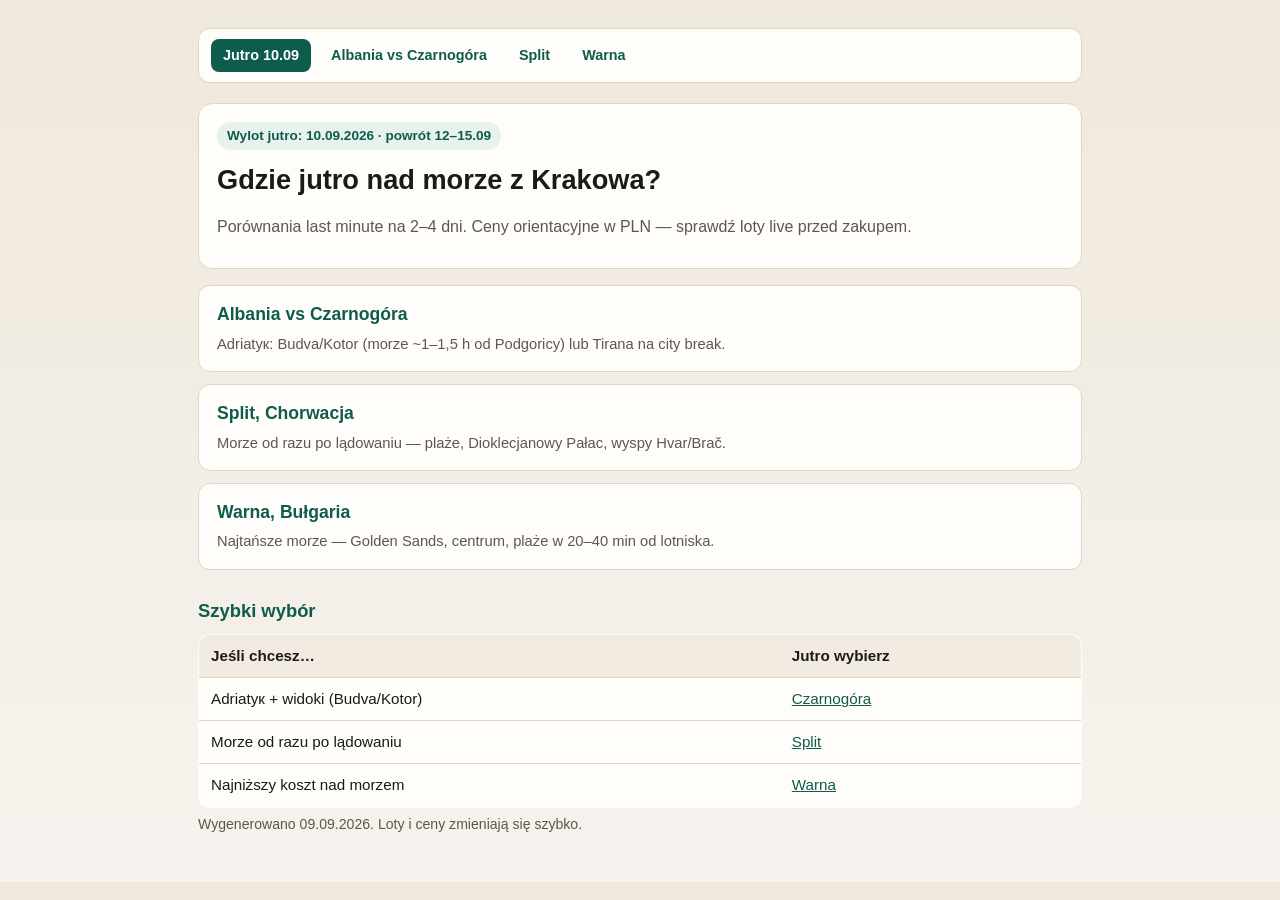
<file: index.html>
<!DOCTYPE html>
<html lang="pl">
<head>
  <meta charset="UTF-8" />
  <meta name="viewport" content="width=device-width, initial-scale=1" />
  <title>Wylot jutro 10.09 — nad morze z Krakowa</title>
  <link rel="stylesheet" href="style.css" />
</head>
<body>
  <main>
    <nav class="nav">
      <a href="index.html" class="active">Jutro 10.09</a>
      <a href="albania-czarnogora.html">Albania vs Czarnogóra</a>
      <a href="split-jutro.html">Split</a>
      <a href="warna-jutro.html">Warna</a>
    </nav>

    <section class="hero">
      <div class="badge">Wylot jutro: 10.09.2026 · powrót 12–15.09</div>
      <h1>Gdzie jutro nad morze z Krakowa?</h1>
      <p>
        Porównania last minute na 2–4 dni. Ceny orientacyjne w PLN — sprawdź loty live przed zakupem.
      </p>
    </section>

    <div class="cards">
      <a class="card-link" href="albania-czarnogora.html">
        <h2>Albania vs Czarnogóra</h2>
        <p>Adriatyк: Budva/Kotor (morze ~1–1,5 h od Podgoricy) lub Tirana na city break.</p>
      </a>
      <a class="card-link" href="split-jutro.html">
        <h2>Split, Chorwacja</h2>
        <p>Morze od razu po lądowaniu — plaże, Dioklecjanowy Pałac, wyspy Hvar/Brač.</p>
      </a>
      <a class="card-link" href="warna-jutro.html">
        <h2>Warna, Bułgaria</h2>
        <p>Najtańsze morze — Golden Sands, centrum, plaże w 20–40 min od lotniska.</p>
      </a>
    </div>

    <h2>Szybki wybór</h2>
    <table>
      <thead>
        <tr>
          <th>Jeśli chcesz…</th>
          <th>Jutro wybierz</th>
        </tr>
      </thead>
      <tbody>
        <tr>
          <td>Adriatyк + widoki (Budva/Kotor)</td>
          <td><a href="albania-czarnogora.html">Czarnogóra</a></td>
        </tr>
        <tr>
          <td>Morze od razu po lądowaniu</td>
          <td><a href="split-jutro.html">Split</a></td>
        </tr>
        <tr>
          <td>Najniższy koszt nad morzem</td>
          <td><a href="warna-jutro.html">Warna</a></td>
        </tr>
      </tbody>
    </table>

    <p class="note">Wygenerowano 09.09.2026. Loty i ceny zmieniają się szybko.</p>
  </main>
</body>
</html>
</file>
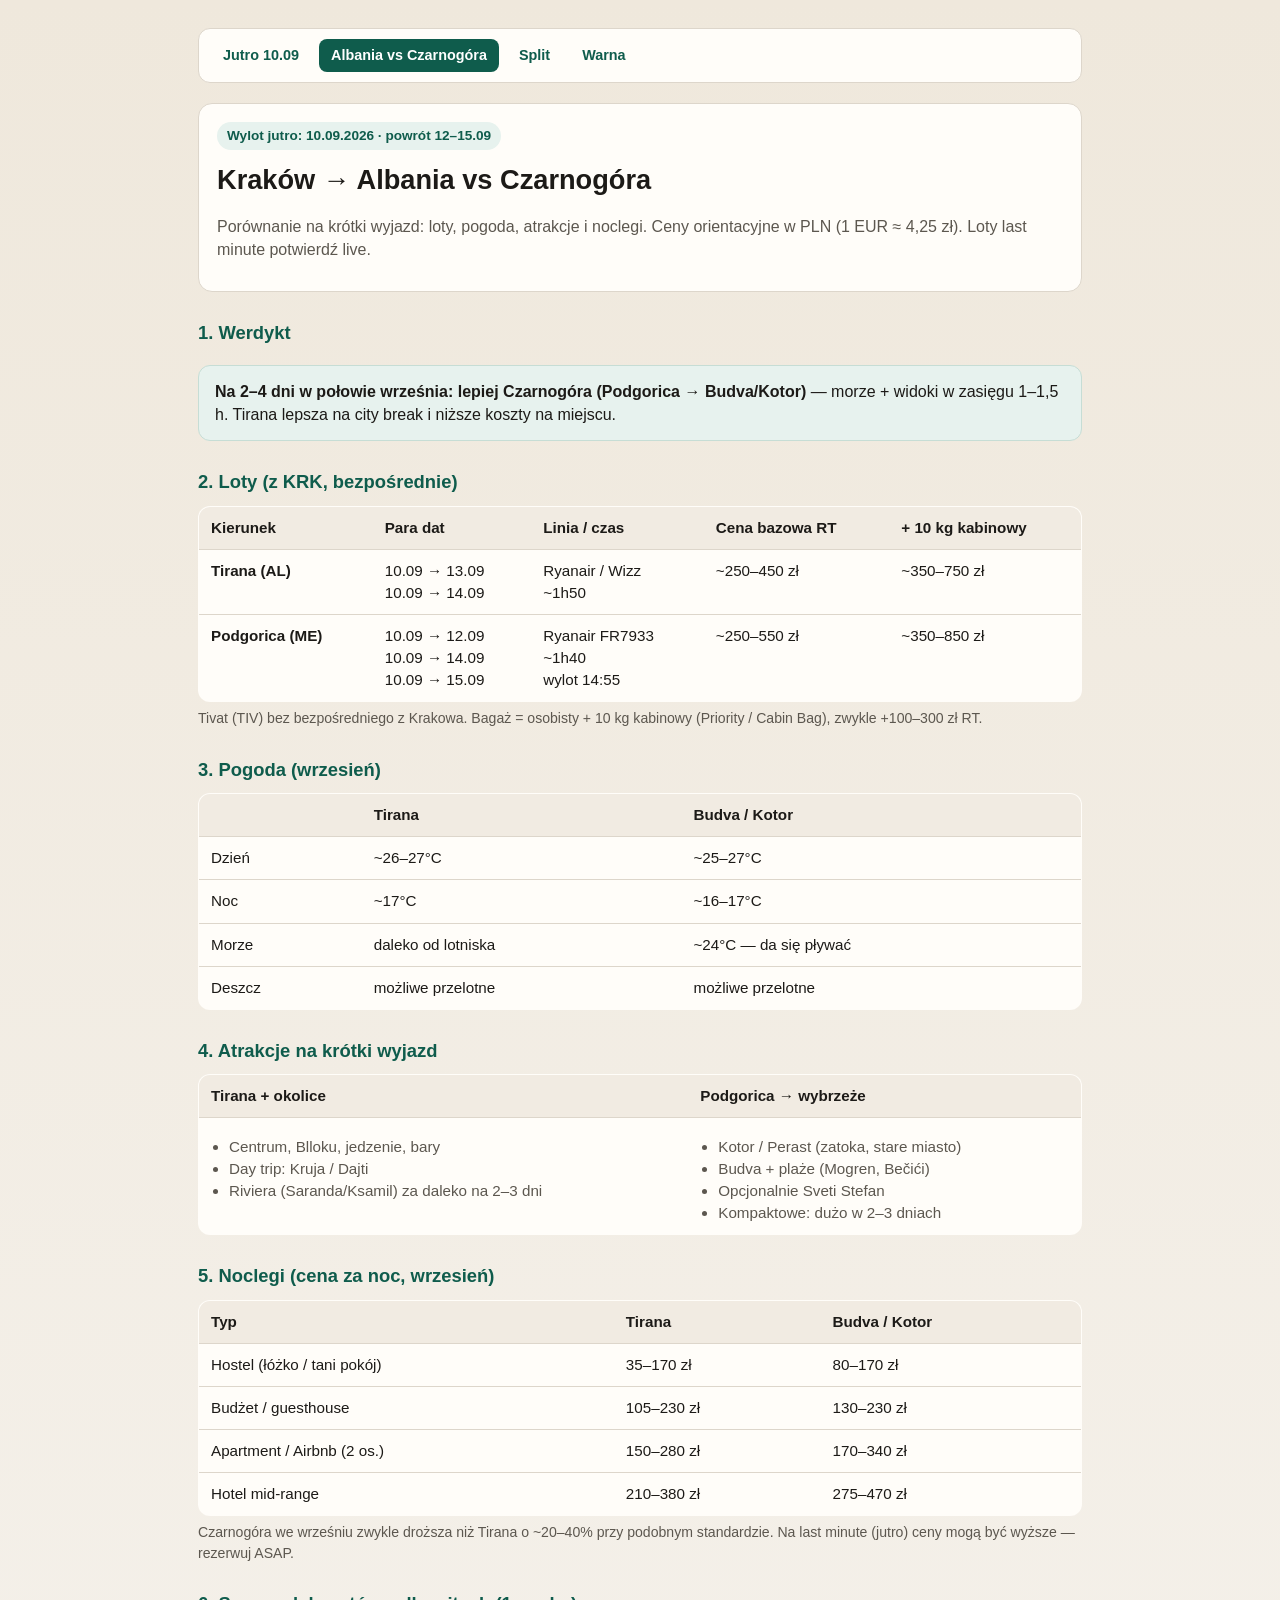
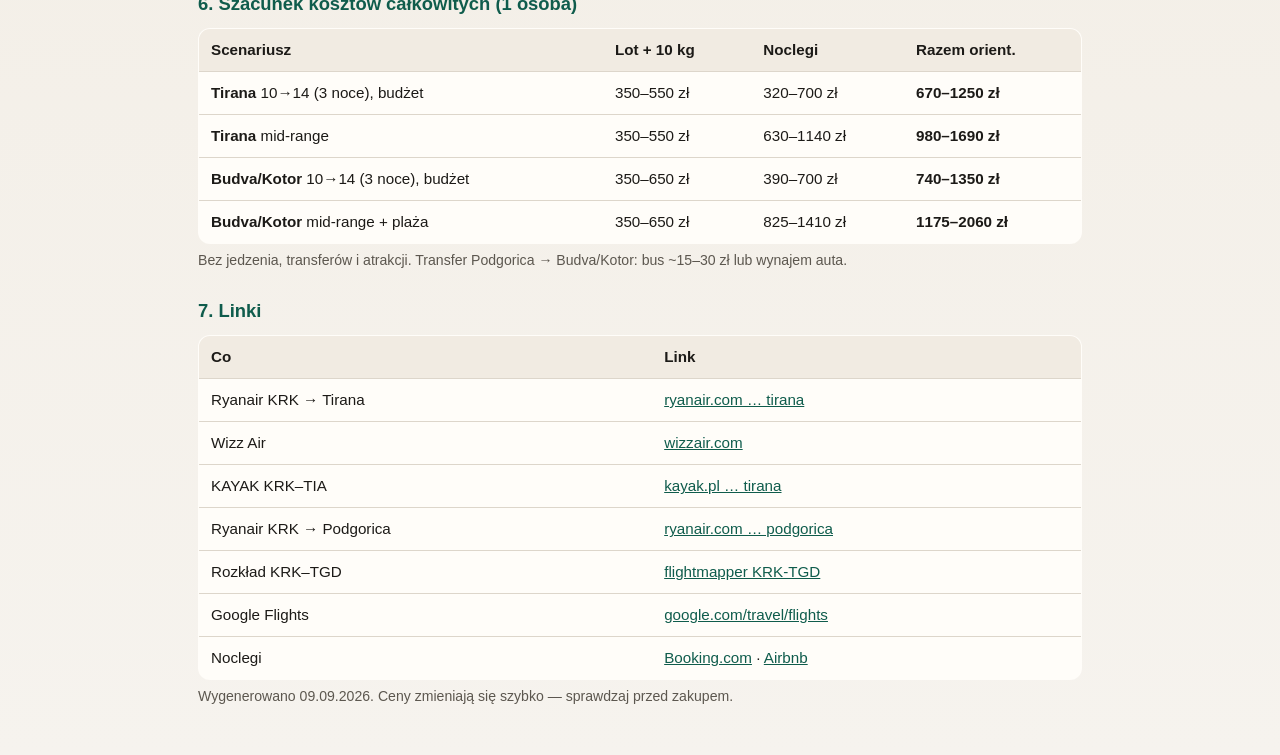
<file: albania-czarnogora.html>
<!DOCTYPE html>
<html lang="pl">
<head>
  <meta charset="UTF-8" />
  <meta name="viewport" content="width=device-width, initial-scale=1" />
  <title>Kraków → Albania vs Czarnogóra — wylot 10.09</title>
  <link rel="stylesheet" href="style.css" />
</head>
<body>
  <main>
    <nav class="nav">
      <a href="index.html">Jutro 10.09</a>
      <a href="albania-czarnogora.html" class="active">Albania vs Czarnogóra</a>
      <a href="split-jutro.html">Split</a>
      <a href="warna-jutro.html">Warna</a>
    </nav>

    <section class="hero">
      <div class="badge">Wylot jutro: 10.09.2026 · powrót 12–15.09</div>
      <h1>Kraków → Albania vs Czarnogóra</h1>
      <p>
        Porównanie na krótki wyjazd: loty, pogoda, atrakcje i noclegi.
        Ceny orientacyjne w PLN (1 EUR ≈ 4,25 zł). Loty last minute potwierdź live.
      </p>
    </section>

    <h2>1. Werdykt</h2>
    <div class="verdict">
      <strong>Na 2–4 dni w połowie września: lepiej Czarnogóra (Podgorica → Budva/Kotor)</strong>
      — morze + widoki w zasięgu 1–1,5 h.
      Tirana lepsza na city break i niższe koszty na miejscu.
    </div>

    <h2>2. Loty (z KRK, bezpośrednie)</h2>
    <table>
      <thead>
        <tr>
          <th>Kierunek</th>
          <th>Para dat</th>
          <th>Linia / czas</th>
          <th>Cena bazowa RT</th>
          <th>+ 10 kg kabinowy</th>
        </tr>
      </thead>
      <tbody>
        <tr>
          <td><strong>Tirana (AL)</strong></td>
          <td>10.09 → 13.09<br>10.09 → 14.09</td>
          <td>Ryanair / Wizz<br>~1h50</td>
          <td class="num">~250–450 zł</td>
          <td class="num">~350–750 zł</td>
        </tr>
        <tr>
          <td><strong>Podgorica (ME)</strong></td>
          <td>10.09 → 12.09<br>10.09 → 14.09<br>10.09 → 15.09</td>
          <td>Ryanair FR7933<br>~1h40<br>wylot 14:55</td>
          <td class="num">~250–550 zł</td>
          <td class="num">~350–850 zł</td>
        </tr>
      </tbody>
    </table>
    <p class="note">
      Tivat (TIV) bez bezpośredniego z Krakowa. Bagaż = osobisty + 10 kg kabinowy (Priority / Cabin Bag), zwykle +100–300 zł RT.
    </p>

    <h2>3. Pogoda (wrzesień)</h2>
    <table>
      <thead>
        <tr>
          <th></th>
          <th>Tirana</th>
          <th>Budva / Kotor</th>
        </tr>
      </thead>
      <tbody>
        <tr>
          <td>Dzień</td>
          <td>~26–27°C</td>
          <td>~25–27°C</td>
        </tr>
        <tr>
          <td>Noc</td>
          <td>~17°C</td>
          <td>~16–17°C</td>
        </tr>
        <tr>
          <td>Morze</td>
          <td>daleko od lotniska</td>
          <td>~24°C — da się pływać</td>
        </tr>
        <tr>
          <td>Deszcz</td>
          <td>możliwe przelotne</td>
          <td>możliwe przelotne</td>
        </tr>
      </tbody>
    </table>

    <h2>4. Atrakcje na krótki wyjazd</h2>
    <table>
      <thead>
        <tr>
          <th>Tirana + okolice</th>
          <th>Podgorica → wybrzeże</th>
        </tr>
      </thead>
      <tbody>
        <tr>
          <td>
            <ul>
              <li>Centrum, Blloku, jedzenie, bary</li>
              <li>Day trip: Kruja / Dajti</li>
              <li>Riviera (Saranda/Ksamil) za daleko na 2–3 dni</li>
            </ul>
          </td>
          <td>
            <ul>
              <li>Kotor / Perast (zatoka, stare miasto)</li>
              <li>Budva + plaże (Mogren, Bečići)</li>
              <li>Opcjonalnie Sveti Stefan</li>
              <li>Kompaktowe: dużo w 2–3 dniach</li>
            </ul>
          </td>
        </tr>
      </tbody>
    </table>

    <h2>5. Noclegi (cena za noc, wrzesień)</h2>
    <table>
      <thead>
        <tr>
          <th>Typ</th>
          <th>Tirana</th>
          <th>Budva / Kotor</th>
        </tr>
      </thead>
      <tbody>
        <tr>
          <td>Hostel (łóżko / tani pokój)</td>
          <td class="num">35–170 zł</td>
          <td class="num">80–170 zł</td>
        </tr>
        <tr>
          <td>Budżet / guesthouse</td>
          <td class="num">105–230 zł</td>
          <td class="num">130–230 zł</td>
        </tr>
        <tr>
          <td>Apartment / Airbnb (2 os.)</td>
          <td class="num">150–280 zł</td>
          <td class="num">170–340 zł</td>
        </tr>
        <tr>
          <td>Hotel mid-range</td>
          <td class="num">210–380 zł</td>
          <td class="num">275–470 zł</td>
        </tr>
      </tbody>
    </table>
    <p class="note">
      Czarnogóra we wrześniu zwykle droższa niż Tirana o ~20–40% przy podobnym standardzie.
      Na last minute (jutro) ceny mogą być wyższe — rezerwuj ASAP.
    </p>

    <h2>6. Szacunek kosztów całkowitych (1 osoba)</h2>
    <table>
      <thead>
        <tr>
          <th>Scenariusz</th>
          <th>Lot + 10 kg</th>
          <th>Noclegi</th>
          <th>Razem orient.</th>
        </tr>
      </thead>
      <tbody>
        <tr>
          <td><strong>Tirana</strong> 10→14 (3 noce), budżet</td>
          <td class="num">350–550 zł</td>
          <td class="num">320–700 zł</td>
          <td class="num"><strong>670–1250 zł</strong></td>
        </tr>
        <tr>
          <td><strong>Tirana</strong> mid-range</td>
          <td class="num">350–550 zł</td>
          <td class="num">630–1140 zł</td>
          <td class="num"><strong>980–1690 zł</strong></td>
        </tr>
        <tr>
          <td><strong>Budva/Kotor</strong> 10→14 (3 noce), budżet</td>
          <td class="num">350–650 zł</td>
          <td class="num">390–700 zł</td>
          <td class="num"><strong>740–1350 zł</strong></td>
        </tr>
        <tr>
          <td><strong>Budva/Kotor</strong> mid-range + plaża</td>
          <td class="num">350–650 zł</td>
          <td class="num">825–1410 zł</td>
          <td class="num"><strong>1175–2060 zł</strong></td>
        </tr>
      </tbody>
    </table>
    <p class="note">
      Bez jedzenia, transferów i atrakcji. Transfer Podgorica → Budva/Kotor: bus ~15–30 zł lub wynajem auta.
    </p>

    <h2>7. Linki</h2>
    <table>
      <thead>
        <tr>
          <th>Co</th>
          <th>Link</th>
        </tr>
      </thead>
      <tbody>
        <tr>
          <td>Ryanair KRK → Tirana</td>
          <td><a href="https://www.ryanair.com/flights/pl/pl/flights-from-krakow-to-tirana">ryanair.com … tirana</a></td>
        </tr>
        <tr>
          <td>Wizz Air</td>
          <td><a href="https://www.wizzair.com">wizzair.com</a></td>
        </tr>
        <tr>
          <td>KAYAK KRK–TIA</td>
          <td><a href="https://www.kayak.pl/loty/Krakow-Balice-KRK/Tirana-Rinas-TIA">kayak.pl … tirana</a></td>
        </tr>
        <tr>
          <td>Ryanair KRK → Podgorica</td>
          <td><a href="https://www.ryanair.com/flights/ie/en/flights-from-krakow-to-podgorica">ryanair.com … podgorica</a></td>
        </tr>
        <tr>
          <td>Rozkład KRK–TGD</td>
          <td><a href="https://info.flightmapper.net/route/YY_KRK_TGD">flightmapper KRK-TGD</a></td>
        </tr>
        <tr>
          <td>Google Flights</td>
          <td><a href="https://www.google.com/travel/flights">google.com/travel/flights</a></td>
        </tr>
        <tr>
          <td>Noclegi</td>
          <td><a href="https://www.booking.com">Booking.com</a> · <a href="https://www.airbnb.com">Airbnb</a></td>
        </tr>
      </tbody>
    </table>

    <p class="note">
      Wygenerowano 09.09.2026. Ceny zmieniają się szybko — sprawdzaj przed zakupem.
    </p>
  </main>
</body>
</html>
</file>
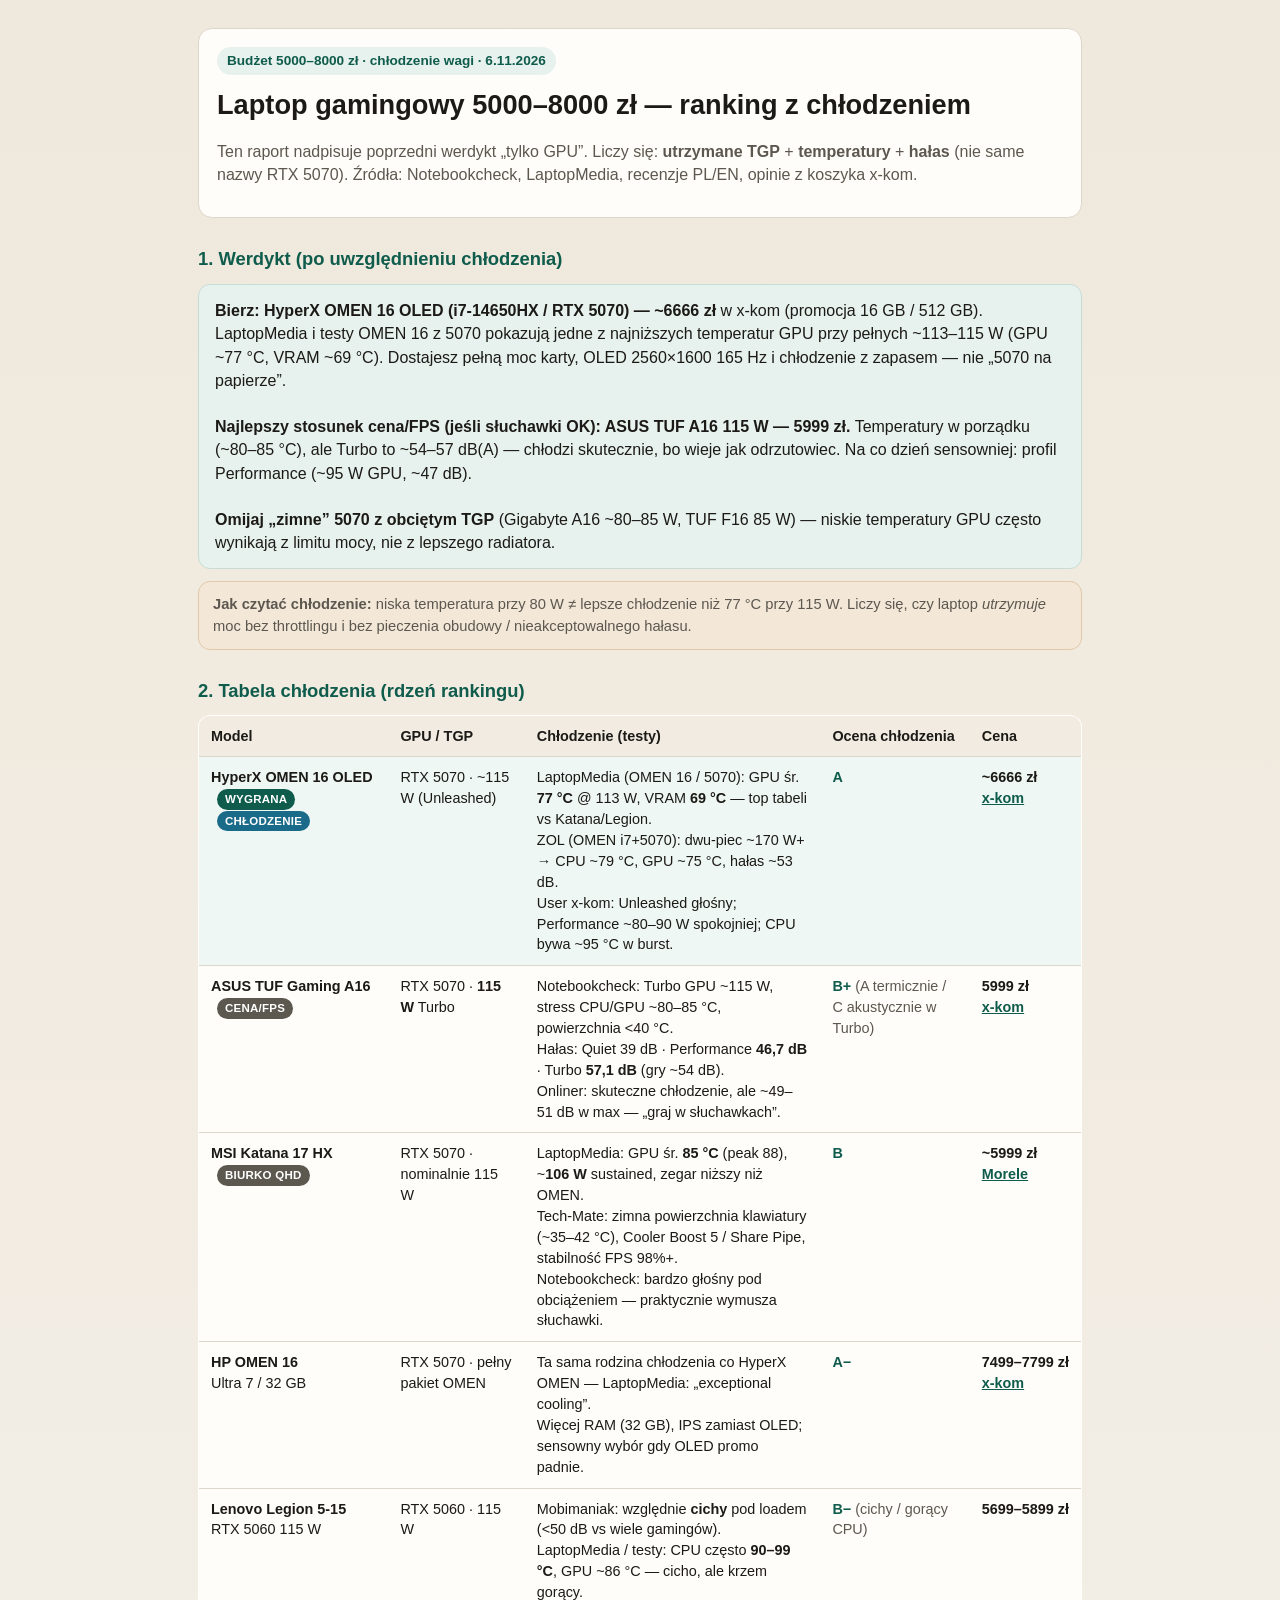
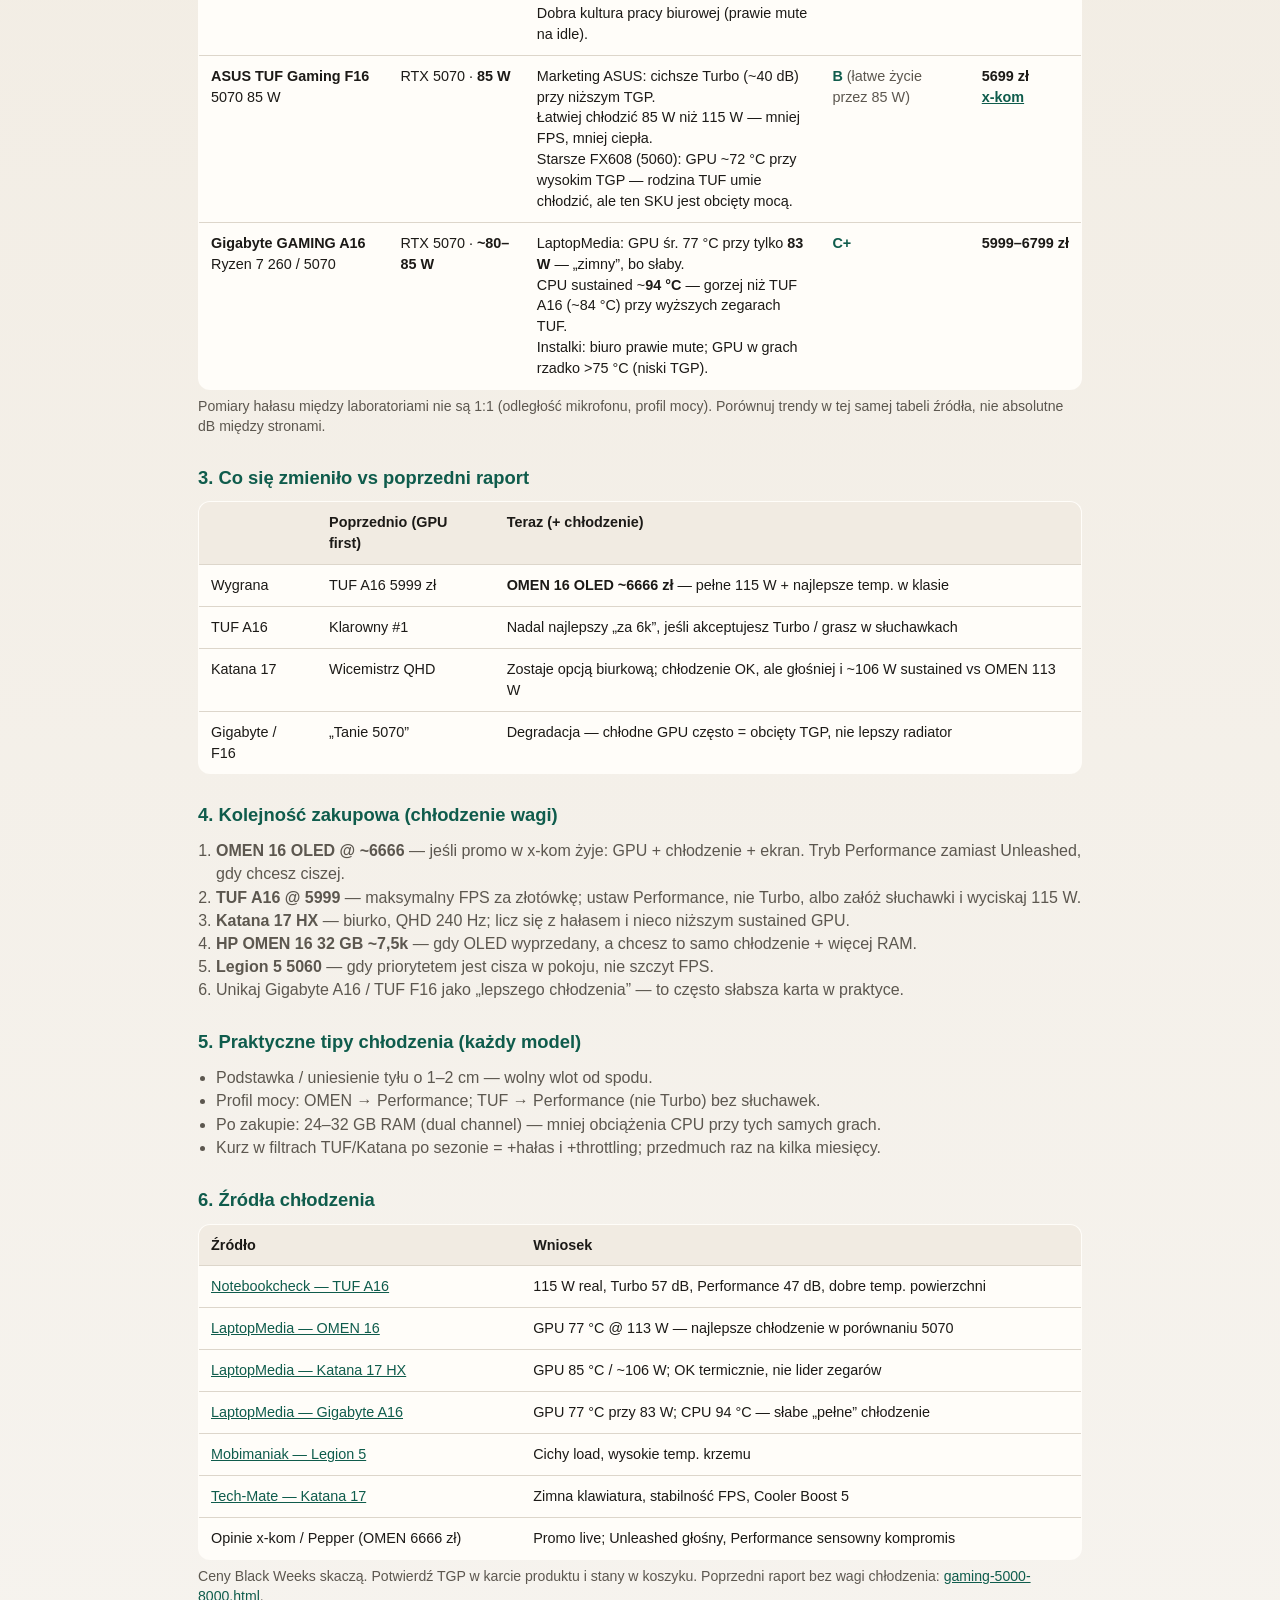
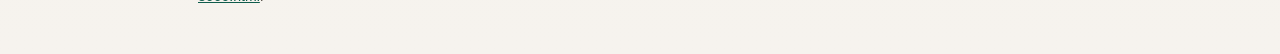
<file: gaming-5000-8000-chlodzenie.html>
<!DOCTYPE html>
<html lang="pl">
<head>
  <meta charset="UTF-8" />
  <meta name="viewport" content="width=device-width, initial-scale=1" />
  <title>Laptopy 5000–8000 zł + chłodzenie — 6.11.2026</title>
  <style>
    :root {
      --bg: #f6f3ee;
      --card: #fffdf9;
      --ink: #1c1a17;
      --muted: #5c574f;
      --line: #ddd6cb;
      --accent: #0f5c4c;
      --soft: #e7f2ee;
      --warn: #f3e8d8;
      --warn-line: #e0c9a8;
    }
    * { box-sizing: border-box; }
    body {
      margin: 0;
      font-family: "Segoe UI", Tahoma, sans-serif;
      background: linear-gradient(180deg, #efe8dc, var(--bg));
      color: var(--ink);
      line-height: 1.45;
    }
    main {
      max-width: 920px;
      margin: 0 auto;
      padding: 28px 18px 48px;
    }
    h1, h2 { margin: 0 0 10px; }
    h1 { font-size: 1.7rem; }
    h2 {
      font-size: 1.15rem;
      margin-top: 28px;
      color: var(--accent);
    }
    p, li { color: var(--muted); }
    .hero {
      background: var(--card);
      border: 1px solid var(--line);
      border-radius: 14px;
      padding: 18px 18px 14px;
      margin-bottom: 8px;
    }
    .badge {
      display: inline-block;
      background: var(--soft);
      color: var(--accent);
      font-size: 0.85rem;
      font-weight: 600;
      padding: 4px 10px;
      border-radius: 999px;
      margin-bottom: 10px;
    }
    table {
      width: 100%;
      border-collapse: collapse;
      background: var(--card);
      border: 1px solid var(--line);
      border-radius: 12px;
      overflow: hidden;
      margin: 10px 0 6px;
      font-size: 0.9rem;
    }
    th, td {
      padding: 10px 12px;
      border-bottom: 1px solid var(--line);
      text-align: left;
      vertical-align: top;
    }
    th { background: #f1ebe2; font-weight: 650; }
    tr:last-child td { border-bottom: none; }
    tr.winner { background: #eef7f3; }
    .num { white-space: nowrap; font-variant-numeric: tabular-nums; font-weight: 600; }
    .note {
      font-size: 0.88rem;
      color: var(--muted);
      margin: 6px 0 0;
    }
    a { color: var(--accent); }
    ul, ol { margin: 8px 0 0; padding-left: 18px; }
    .verdict {
      background: var(--soft);
      border: 1px solid #c6ddd5;
      border-radius: 12px;
      padding: 14px 16px;
      margin: 12px 0 0;
    }
    .warnbox {
      background: var(--warn);
      border: 1px solid var(--warn-line);
      border-radius: 12px;
      padding: 12px 14px;
      margin: 12px 0 0;
      font-size: 0.92rem;
      color: var(--muted);
    }
    .tag {
      display: inline-block;
      font-size: 0.72rem;
      font-weight: 700;
      letter-spacing: 0.02em;
      text-transform: uppercase;
      background: #0f5c4c;
      color: #fff;
      padding: 2px 8px;
      border-radius: 999px;
      margin-left: 6px;
      vertical-align: middle;
    }
    .tag.alt { background: #5c574f; }
    .tag.cool { background: #1a6b8a; }
    .links a { display: inline-block; margin-right: 10px; }
    .grade { font-weight: 700; color: var(--accent); }
  </style>
</head>
<body>
  <main>
    <section class="hero">
      <div class="badge">Budżet 5000–8000 zł · chłodzenie wagi · 6.11.2026</div>
      <h1>Laptop gamingowy 5000–8000 zł — ranking z chłodzeniem</h1>
      <p>
        Ten raport nadpisuje poprzedni werdykt „tylko GPU”.
        Liczy się: <strong>utrzymane TGP</strong> + <strong>temperatury</strong> + <strong>hałas</strong>
        (nie same nazwy RTX 5070). Źródła: Notebookcheck, LaptopMedia, recenzje PL/EN, opinie z koszyka x-kom.
      </p>
    </section>

    <h2>1. Werdykt (po uwzględnieniu chłodzenia)</h2>
    <div class="verdict">
      <strong>Bierz: HyperX OMEN 16 OLED (i7-14650HX / RTX 5070) — ~6666 zł</strong>
      w x-kom (promocja 16 GB / 512 GB). LaptopMedia i testy OMEN 16 z 5070 pokazują
      jedne z najniższych temperatur GPU przy pełnych ~113–115 W (GPU ~77 °C, VRAM ~69 °C).
      Dostajesz pełną moc karty, OLED 2560×1600 165 Hz i chłodzenie z zapasem — nie „5070 na papierze”.
      <br /><br />
      <strong>Najlepszy stosunek cena/FPS (jeśli słuchawki OK): ASUS TUF A16 115 W — 5999 zł.</strong>
      Temperatury w porządku (~80–85 °C), ale Turbo to ~54–57 dB(A) — chłodzi skutecznie, bo wieje jak odrzutowiec.
      Na co dzień sensowniej: profil Performance (~95 W GPU, ~47 dB).
      <br /><br />
      <strong>Omijaj „zimne” 5070 z obciętym TGP</strong> (Gigabyte A16 ~80–85 W, TUF F16 85 W) —
      niskie temperatury GPU często wynikają z limitu mocy, nie z lepszego radiatora.
    </div>

    <div class="warnbox">
      <strong>Jak czytać chłodzenie:</strong> niska temperatura przy 80 W ≠ lepsze chłodzenie niż 77 °C przy 115 W.
      Liczy się, czy laptop <em>utrzymuje</em> moc bez throttlingu i bez pieczenia obudowy / nieakceptowalnego hałasu.
    </div>

    <h2>2. Tabela chłodzenia (rdzeń rankingu)</h2>
    <table>
      <thead>
        <tr>
          <th>Model</th>
          <th>GPU / TGP</th>
          <th>Chłodzenie (testy)</th>
          <th>Ocena chłodzenia</th>
          <th>Cena</th>
        </tr>
      </thead>
      <tbody>
        <tr class="winner">
          <td>
            <strong>HyperX OMEN 16 OLED</strong>
            <span class="tag">Wygrana</span>
            <span class="tag cool">Chłodzenie</span>
          </td>
          <td>RTX 5070 · ~115 W (Unleashed)</td>
          <td>
            LaptopMedia (OMEN 16 / 5070): GPU śr. <strong>77 °C</strong> @ 113 W, VRAM <strong>69 °C</strong> — top tabeli vs Katana/Legion.<br />
            ZOL (OMEN i7+5070): dwu-piec ~170 W+ → CPU ~79 °C, GPU ~75 °C, hałas ~53 dB.<br />
            User x-kom: Unleashed głośny; Performance ~80–90 W spokojniej; CPU bywa ~95 °C w burst.
          </td>
          <td class="grade">A</td>
          <td class="num">~6666 zł<br /><a href="https://www.x-kom.pl/p/1520233-laptop-15-16-hyperx-omen-16-core-i7-14650hx-16gb-2tb-rtx5070-oled-165hz.html">x-kom</a></td>
        </tr>
        <tr>
          <td>
            <strong>ASUS TUF Gaming A16</strong>
            <span class="tag alt">Cena/FPS</span>
          </td>
          <td>RTX 5070 · <strong>115 W</strong> Turbo</td>
          <td>
            Notebookcheck: Turbo GPU ~115 W, stress CPU/GPU ~80–85 °C, powierzchnia &lt;40 °C.<br />
            Hałas: Quiet 39 dB · Performance <strong>46,7 dB</strong> · Turbo <strong>57,1 dB</strong> (gry ~54 dB).<br />
            Onliner: skuteczne chłodzenie, ale ~49–51 dB w max — „graj w słuchawkach”.
          </td>
          <td class="grade">B+ <span style="font-weight:500;color:#5c574f">(A termicznie / C akustycznie w Turbo)</span></td>
          <td class="num">5999 zł<br /><a href="https://www.x-kom.pl/p/1355973-laptop-15-16-asus-tuf-gaming-a16-ryzen-7-260-16gb-512-win11-rtx5070-165hz.html">x-kom</a></td>
        </tr>
        <tr>
          <td>
            <strong>MSI Katana 17 HX</strong>
            <span class="tag alt">Biurko QHD</span>
          </td>
          <td>RTX 5070 · nominalnie 115 W</td>
          <td>
            LaptopMedia: GPU śr. <strong>85 °C</strong> (peak 88), ~<strong>106 W</strong> sustained, zegar niższy niż OMEN.<br />
            Tech-Mate: zimna powierzchnia klawiatury (~35–42 °C), Cooler Boost 5 / Share Pipe, stabilność FPS 98%+.<br />
            Notebookcheck: bardzo głośny pod obciążeniem — praktycznie wymusza słuchawki.
          </td>
          <td class="grade">B</td>
          <td class="num">~5999 zł<br /><a href="https://www.morele.net/laptop-msi-katana-17-hx-b14wgk-036xpl-i7-14650hx-16-gb-1-tb-rtx-5070-240-hz-15390061/">Morele</a></td>
        </tr>
        <tr>
          <td><strong>HP OMEN 16</strong><br />Ultra 7 / 32 GB</td>
          <td>RTX 5070 · pełny pakiet OMEN</td>
          <td>
            Ta sama rodzina chłodzenia co HyperX OMEN — LaptopMedia: „exceptional cooling”.<br />
            Więcej RAM (32 GB), IPS zamiast OLED; sensowny wybór gdy OLED promo padnie.
          </td>
          <td class="grade">A−</td>
          <td class="num">7499–7799 zł<br /><a href="https://www.x-kom.pl/g-7/c/2382-laptopy-do-gier.html">x-kom</a></td>
        </tr>
        <tr>
          <td><strong>Lenovo Legion 5-15</strong><br />RTX 5060 115 W</td>
          <td>RTX 5060 · 115 W</td>
          <td>
            Mobimaniak: względnie <strong>cichy</strong> pod loadem (&lt;50 dB vs wiele gamingów).<br />
            LaptopMedia / testy: CPU często <strong>90–99 °C</strong>, GPU ~86 °C — cicho, ale krzem gorący.<br />
            Dobra kultura pracy biurowej (prawie mute na idle).
          </td>
          <td class="grade">B− <span style="font-weight:500;color:#5c574f">(cichy / gorący CPU)</span></td>
          <td class="num">5699–5899 zł</td>
        </tr>
        <tr>
          <td><strong>ASUS TUF Gaming F16</strong><br />5070 85 W</td>
          <td>RTX 5070 · <strong>85 W</strong></td>
          <td>
            Marketing ASUS: cichsze Turbo (~40 dB) przy niższym TGP.<br />
            Łatwiej chłodzić 85 W niż 115 W — mniej FPS, mniej ciepła.<br />
            Starsze FX608 (5060): GPU ~72 °C przy wysokim TGP — rodzina TUF umie chłodzić, ale ten SKU jest obcięty mocą.
          </td>
          <td class="grade">B <span style="font-weight:500;color:#5c574f">(łatwe życie przez 85 W)</span></td>
          <td class="num">5699 zł<br /><a href="https://www.x-kom.pl/p/1610553-laptop-15-16-asus-tuf-gaming-f16-i7-14650hx-16gb-512-rtx5070.html">x-kom</a></td>
        </tr>
        <tr>
          <td><strong>Gigabyte GAMING A16</strong><br />Ryzen 7 260 / 5070</td>
          <td>RTX 5070 · <strong>~80–85 W</strong></td>
          <td>
            LaptopMedia: GPU śr. 77 °C przy tylko <strong>83 W</strong> — „zimny”, bo słaby.<br />
            CPU sustained ~<strong>94 °C</strong> — gorzej niż TUF A16 (~84 °C) przy wyższych zegarach TUF.<br />
            Instalki: biuro prawie mute; GPU w grach rzadko &gt;75 °C (niski TGP).
          </td>
          <td class="grade">C+</td>
          <td class="num">5999–6799 zł</td>
        </tr>
      </tbody>
    </table>
    <p class="note">
      Pomiary hałasu między laboratoriami nie są 1:1 (odległość mikrofonu, profil mocy). Porównuj trendy w tej samej tabeli źródła, nie absolutne dB między stronami.
    </p>

    <h2>3. Co się zmieniło vs poprzedni raport</h2>
    <table>
      <thead>
        <tr>
          <th></th>
          <th>Poprzednio (GPU first)</th>
          <th>Teraz (+ chłodzenie)</th>
        </tr>
      </thead>
      <tbody>
        <tr>
          <td>Wygrana</td>
          <td>TUF A16 5999 zł</td>
          <td><strong>OMEN 16 OLED ~6666 zł</strong> — pełne 115 W + najlepsze temp. w klasie</td>
        </tr>
        <tr>
          <td>TUF A16</td>
          <td>Klarowny #1</td>
          <td>Nadal najlepszy „za 6k”, jeśli akceptujesz Turbo / grasz w słuchawkach</td>
        </tr>
        <tr>
          <td>Katana 17</td>
          <td>Wicemistrz QHD</td>
          <td>Zostaje opcją biurkową; chłodzenie OK, ale głośniej i ~106 W sustained vs OMEN 113 W</td>
        </tr>
        <tr>
          <td>Gigabyte / F16</td>
          <td>„Tanie 5070”</td>
          <td>Degradacja — chłodne GPU często = obcięty TGP, nie lepszy radiator</td>
        </tr>
      </tbody>
    </table>

    <h2>4. Kolejność zakupowa (chłodzenie wagi)</h2>
    <ol>
      <li>
        <strong>OMEN 16 OLED @ ~6666</strong> — jeśli promo w x-kom żyje: GPU + chłodzenie + ekran.
        Tryb Performance zamiast Unleashed, gdy chcesz ciszej.
      </li>
      <li>
        <strong>TUF A16 @ 5999</strong> — maksymalny FPS za złotówkę; ustaw Performance, nie Turbo,
        albo załóż słuchawki i wyciskaj 115 W.
      </li>
      <li>
        <strong>Katana 17 HX</strong> — biurko, QHD 240 Hz; licz się z hałasem i nieco niższym sustained GPU.
      </li>
      <li>
        <strong>HP OMEN 16 32 GB ~7,5k</strong> — gdy OLED wyprzedany, a chcesz to samo chłodzenie + więcej RAM.
      </li>
      <li>
        <strong>Legion 5 5060</strong> — gdy priorytetem jest cisza w pokoju, nie szczyt FPS.
      </li>
      <li>
        Unikaj Gigabyte A16 / TUF F16 jako „lepszego chłodzenia” — to często słabsza karta w praktyce.
      </li>
    </ol>

    <h2>5. Praktyczne tipy chłodzenia (każdy model)</h2>
    <ul>
      <li>Podstawka / uniesienie tyłu o 1–2 cm — wolny wlot od spodu.</li>
      <li>Profil mocy: OMEN → Performance; TUF → Performance (nie Turbo) bez słuchawek.</li>
      <li>Po zakupie: 24–32 GB RAM (dual channel) — mniej obciążenia CPU przy tych samych grach.</li>
      <li>Kurz w filtrach TUF/Katana po sezonie = +hałas i +throttling; przedmuch raz na kilka miesięcy.</li>
    </ul>

    <h2>6. Źródła chłodzenia</h2>
    <table>
      <thead>
        <tr>
          <th>Źródło</th>
          <th>Wniosek</th>
        </tr>
      </thead>
      <tbody>
        <tr>
          <td><a href="https://www.notebookcheck.net/Asus-TUF-Gaming-A16-Laptop-Review-A-EUR2-200-gamble-for-Zen-4-Hawk-Point-RTX-5070.1122766.0.html">Notebookcheck — TUF A16</a></td>
          <td>115 W real, Turbo 57 dB, Performance 47 dB, dobre temp. powierzchni</td>
        </tr>
        <tr>
          <td><a href="https://laptopmedia.com/fr/review/hp-omen-16-16-ap0000-review-exceptional-cooling/">LaptopMedia — OMEN 16</a></td>
          <td>GPU 77 °C @ 113 W — najlepsze chłodzenie w porównaniu 5070</td>
        </tr>
        <tr>
          <td><a href="https://laptopmedia.com/pl/review/msi-katana-17-hx-b14w-review-cuts-some-corners-but-still-a-value-king/">LaptopMedia — Katana 17 HX</a></td>
          <td>GPU 85 °C / ~106 W; OK termicznie, nie lider zegarów</td>
        </tr>
        <tr>
          <td><a href="https://laptopmedia.com/review/gigabyte-gaming-a16-ga63h-amd-review-stealthy-sleeper-with-record-battery-life/">LaptopMedia — Gigabyte A16</a></td>
          <td>GPU 77 °C przy 83 W; CPU 94 °C — słabe „pełne” chłodzenie</td>
        </tr>
        <tr>
          <td><a href="https://www.mobimaniak.pl/415363/lenovo-legion-5-15irx10-oled-rtx-5060-test-recenzja-opinia/">Mobimaniak — Legion 5</a></td>
          <td>Cichy load, wysokie temp. krzemu</td>
        </tr>
        <tr>
          <td><a href="https://tech-mate.pl/laptop-msi-katana-17-hx-b14w-recenzja/">Tech-Mate — Katana 17</a></td>
          <td>Zimna klawiatura, stabilność FPS, Cooler Boost 5</td>
        </tr>
        <tr>
          <td>Opinie x-kom / Pepper (OMEN 6666 zł)</td>
          <td>Promo live; Unleashed głośny, Performance sensowny kompromis</td>
        </tr>
      </tbody>
    </table>

    <p class="note">
      Ceny Black Weeks skaczą. Potwierdź TGP w karcie produktu i stany w koszyku.
      Poprzedni raport bez wagi chłodzenia: <a href="gaming-5000-8000.html">gaming-5000-8000.html</a>.
    </p>
  </main>
</body>
</html>
</file>
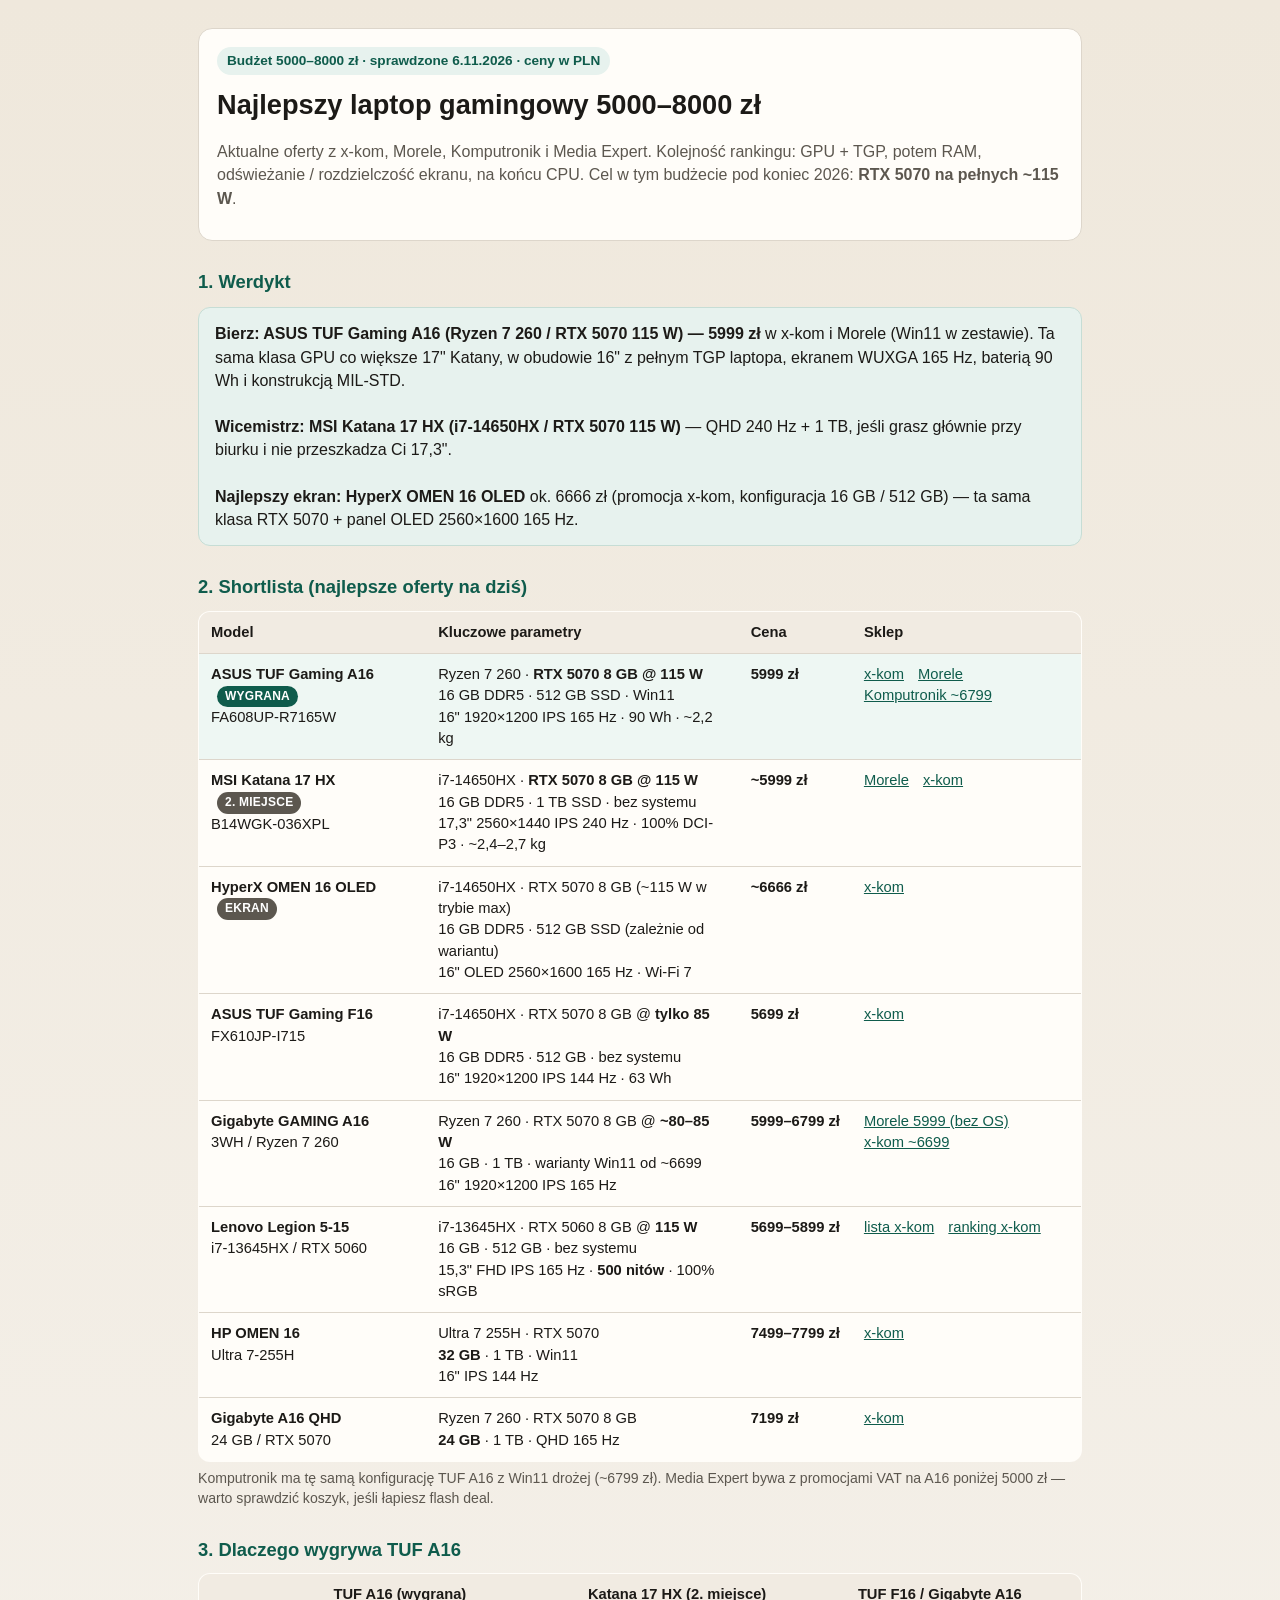
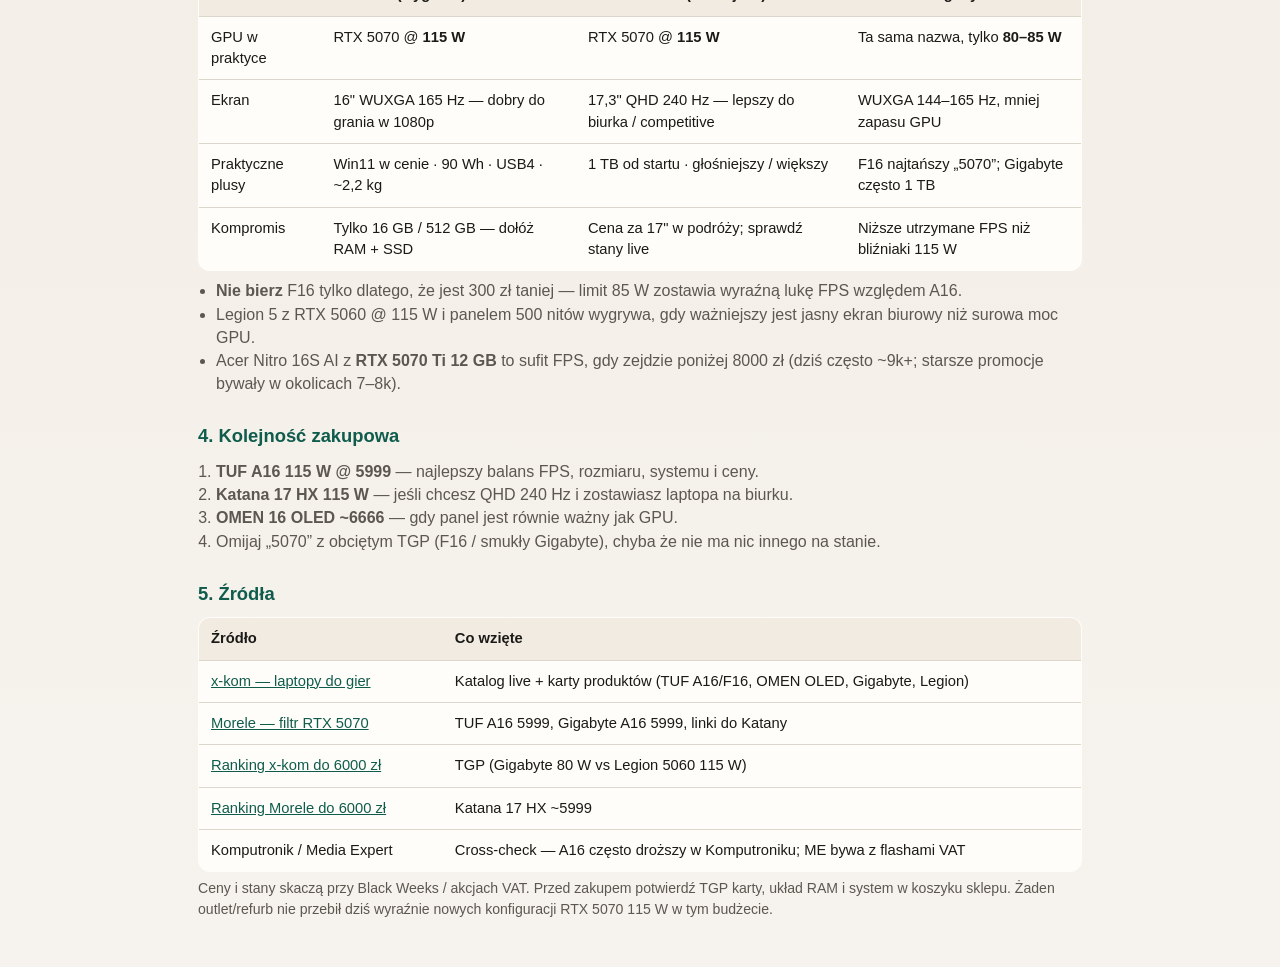
<file: gaming-5000-8000.html>
<!DOCTYPE html>
<html lang="pl">
<head>
  <meta charset="UTF-8" />
  <meta name="viewport" content="width=device-width, initial-scale=1" />
  <title>Laptopy gamingowe 5000–8000 zł — 6.11.2026</title>
  <style>
    :root {
      --bg: #f6f3ee;
      --card: #fffdf9;
      --ink: #1c1a17;
      --muted: #5c574f;
      --line: #ddd6cb;
      --accent: #0f5c4c;
      --soft: #e7f2ee;
    }
    * { box-sizing: border-box; }
    body {
      margin: 0;
      font-family: "Segoe UI", Tahoma, sans-serif;
      background: linear-gradient(180deg, #efe8dc, var(--bg));
      color: var(--ink);
      line-height: 1.45;
    }
    main {
      max-width: 920px;
      margin: 0 auto;
      padding: 28px 18px 48px;
    }
    h1, h2 { margin: 0 0 10px; }
    h1 { font-size: 1.7rem; }
    h2 {
      font-size: 1.15rem;
      margin-top: 28px;
      color: var(--accent);
    }
    p, li { color: var(--muted); }
    .hero {
      background: var(--card);
      border: 1px solid var(--line);
      border-radius: 14px;
      padding: 18px 18px 14px;
      margin-bottom: 8px;
    }
    .badge {
      display: inline-block;
      background: var(--soft);
      color: var(--accent);
      font-size: 0.85rem;
      font-weight: 600;
      padding: 4px 10px;
      border-radius: 999px;
      margin-bottom: 10px;
    }
    table {
      width: 100%;
      border-collapse: collapse;
      background: var(--card);
      border: 1px solid var(--line);
      border-radius: 12px;
      overflow: hidden;
      margin: 10px 0 6px;
      font-size: 0.92rem;
    }
    th, td {
      padding: 10px 12px;
      border-bottom: 1px solid var(--line);
      text-align: left;
      vertical-align: top;
    }
    th { background: #f1ebe2; font-weight: 650; }
    tr:last-child td { border-bottom: none; }
    tr.winner { background: #eef7f3; }
    .num { white-space: nowrap; font-variant-numeric: tabular-nums; font-weight: 600; }
    .note {
      font-size: 0.88rem;
      color: var(--muted);
      margin: 6px 0 0;
    }
    a { color: var(--accent); }
    ul, ol { margin: 8px 0 0; padding-left: 18px; }
    .verdict {
      background: var(--soft);
      border: 1px solid #c6ddd5;
      border-radius: 12px;
      padding: 14px 16px;
      margin: 12px 0 0;
    }
    .tag {
      display: inline-block;
      font-size: 0.75rem;
      font-weight: 700;
      letter-spacing: 0.02em;
      text-transform: uppercase;
      background: #0f5c4c;
      color: #fff;
      padding: 2px 8px;
      border-radius: 999px;
      margin-left: 6px;
      vertical-align: middle;
    }
    .tag.alt { background: #5c574f; }
    .links a { display: inline-block; margin-right: 10px; }
  </style>
</head>
<body>
  <main>
    <section class="hero">
      <div class="badge">Budżet 5000–8000 zł · sprawdzone 6.11.2026 · ceny w PLN</div>
      <h1>Najlepszy laptop gamingowy 5000–8000 zł</h1>
      <p>
        Aktualne oferty z x-kom, Morele, Komputronik i Media Expert.
        Kolejność rankingu: GPU + TGP, potem RAM, odświeżanie / rozdzielczość ekranu, na końcu CPU.
        Cel w tym budżecie pod koniec 2026: <strong>RTX 5070 na pełnych ~115 W</strong>.
      </p>
    </section>

    <h2>1. Werdykt</h2>
    <div class="verdict">
      <strong>Bierz: ASUS TUF Gaming A16 (Ryzen 7 260 / RTX 5070 115 W) — 5999 zł</strong>
      w x-kom i Morele (Win11 w zestawie). Ta sama klasa GPU co większe 17" Katany,
      w obudowie 16" z pełnym TGP laptopa, ekranem WUXGA 165 Hz, baterią 90 Wh i konstrukcją MIL-STD.
      <br /><br />
      <strong>Wicemistrz: MSI Katana 17 HX (i7-14650HX / RTX 5070 115 W)</strong> —
      QHD 240 Hz + 1 TB, jeśli grasz głównie przy biurku i nie przeszkadza Ci 17,3".
      <br /><br />
      <strong>Najlepszy ekran: HyperX OMEN 16 OLED</strong> ok. 6666 zł (promocja x-kom, konfiguracja 16 GB / 512 GB) —
      ta sama klasa RTX 5070 + panel OLED 2560×1600 165 Hz.
    </div>

    <h2>2. Shortlista (najlepsze oferty na dziś)</h2>
    <table>
      <thead>
        <tr>
          <th>Model</th>
          <th>Kluczowe parametry</th>
          <th>Cena</th>
          <th>Sklep</th>
        </tr>
      </thead>
      <tbody>
        <tr class="winner">
          <td>
            <strong>ASUS TUF Gaming A16</strong>
            <span class="tag">Wygrana</span><br />
            FA608UP-R7165W
          </td>
          <td>
            Ryzen 7 260 · <strong>RTX 5070 8 GB @ 115 W</strong><br />
            16 GB DDR5 · 512 GB SSD · Win11<br />
            16" 1920×1200 IPS 165 Hz · 90 Wh · ~2,2 kg
          </td>
          <td class="num">5999 zł</td>
          <td class="links">
            <a href="https://www.x-kom.pl/p/1355973-laptop-15-16-asus-tuf-gaming-a16-ryzen-7-260-16gb-512-win11-rtx5070-165hz.html">x-kom</a>
            <a href="https://www.morele.net/laptop-asus-tuf-gaming-a16-fa608-ryzen-7-260-16-gb-512-gb-w11-rtx-5070-165-hz-fa608up-r7165w-15519015/">Morele</a>
            <a href="https://www.komputronik.pl/product/982467/laptop-asus-tuf-gaming-a16-fa608up-r7165w-ryzen-7-260-16-165hz-16gb-512gb-w11h-rtx5070.html">Komputronik ~6799</a>
          </td>
        </tr>
        <tr>
          <td>
            <strong>MSI Katana 17 HX</strong>
            <span class="tag alt">2. miejsce</span><br />
            B14WGK-036XPL
          </td>
          <td>
            i7-14650HX · <strong>RTX 5070 8 GB @ 115 W</strong><br />
            16 GB DDR5 · 1 TB SSD · bez systemu<br />
            17,3" 2560×1440 IPS 240 Hz · 100% DCI-P3 · ~2,4–2,7 kg
          </td>
          <td class="num">~5999 zł</td>
          <td class="links">
            <a href="https://www.morele.net/laptop-msi-katana-17-hx-b14wgk-036xpl-i7-14650hx-16-gb-1-tb-rtx-5070-240-hz-15390061/">Morele</a>
            <a href="https://www.x-kom.pl/p/1341694-laptop-173-i-wieksze-msi-katana-17-hx-i7-14650hx-16gb-1tb-rtx5070.html">x-kom</a>
          </td>
        </tr>
        <tr>
          <td>
            <strong>HyperX OMEN 16 OLED</strong>
            <span class="tag alt">Ekran</span>
          </td>
          <td>
            i7-14650HX · RTX 5070 8 GB (~115 W w trybie max)<br />
            16 GB DDR5 · 512 GB SSD (zależnie od wariantu)<br />
            16" OLED 2560×1600 165 Hz · Wi-Fi 7
          </td>
          <td class="num">~6666 zł</td>
          <td class="links">
            <a href="https://www.x-kom.pl/p/1520233-laptop-15-16-hyperx-omen-16-core-i7-14650hx-16gb-2tb-rtx5070-oled-165hz.html">x-kom</a>
          </td>
        </tr>
        <tr>
          <td><strong>ASUS TUF Gaming F16</strong><br />FX610JP-I715</td>
          <td>
            i7-14650HX · RTX 5070 8 GB @ <strong>tylko 85 W</strong><br />
            16 GB DDR5 · 512 GB · bez systemu<br />
            16" 1920×1200 IPS 144 Hz · 63 Wh
          </td>
          <td class="num">5699 zł</td>
          <td class="links">
            <a href="https://www.x-kom.pl/p/1610553-laptop-15-16-asus-tuf-gaming-f16-i7-14650hx-16gb-512-rtx5070.html">x-kom</a>
          </td>
        </tr>
        <tr>
          <td><strong>Gigabyte GAMING A16</strong><br />3WH / Ryzen 7 260</td>
          <td>
            Ryzen 7 260 · RTX 5070 8 GB @ <strong>~80–85 W</strong><br />
            16 GB · 1 TB · warianty Win11 od ~6699<br />
            16" 1920×1200 IPS 165 Hz
          </td>
          <td class="num">5999–6799 zł</td>
          <td class="links">
            <a href="https://www.morele.net/laptop-gigabyte-gaming-a16-3wh-ryzen-7-260-16-gb-1-tb-rtx-5070-165-hz-3whk3ee894sd-15511720/">Morele 5999 (bez OS)</a>
            <a href="https://www.x-kom.pl/p/1363773-laptop-15-16-gigabyte-gaming-a16-ryzen-7-260-16gb-1tb-w11-rtx5070-165hz.html">x-kom ~6699</a>
          </td>
        </tr>
        <tr>
          <td><strong>Lenovo Legion 5-15</strong><br />i7-13645HX / RTX 5060</td>
          <td>
            i7-13645HX · RTX 5060 8 GB @ <strong>115 W</strong><br />
            16 GB · 512 GB · bez systemu<br />
            15,3" FHD IPS 165 Hz · <strong>500 nitów</strong> · 100% sRGB
          </td>
          <td class="num">5699–5899 zł</td>
          <td class="links">
            <a href="https://www.x-kom.pl/g-7/c/2382-laptopy-do-gier.html">lista x-kom</a>
            <a href="https://www.x-kom.pl/rankingi/10057-jaki-laptop-dla-gracza-do-6000-zl-sprawdz-ranking-gamingowych-bestii-do-6-tys-zl.html">ranking x-kom</a>
          </td>
        </tr>
        <tr>
          <td><strong>HP OMEN 16</strong><br />Ultra 7-255H</td>
          <td>
            Ultra 7 255H · RTX 5070<br />
            <strong>32 GB</strong> · 1 TB · Win11<br />
            16" IPS 144 Hz
          </td>
          <td class="num">7499–7799 zł</td>
          <td class="links">
            <a href="https://www.x-kom.pl/g-7/c/2382-laptopy-do-gier.html">x-kom</a>
          </td>
        </tr>
        <tr>
          <td><strong>Gigabyte A16 QHD</strong><br />24 GB / RTX 5070</td>
          <td>
            Ryzen 7 260 · RTX 5070 8 GB<br />
            <strong>24 GB</strong> · 1 TB · QHD 165 Hz
          </td>
          <td class="num">7199 zł</td>
          <td class="links">
            <a href="https://www.x-kom.pl/p/1545051-laptop-15-16-gigabyte-gaming-a16-ryzen-7-260-24gb-1tb-rtx5070-qhd-165hz.html">x-kom</a>
          </td>
        </tr>
      </tbody>
    </table>
    <p class="note">
      Komputronik ma tę samą konfigurację TUF A16 z Win11 drożej (~6799 zł). Media Expert bywa z promocjami VAT na A16 poniżej 5000 zł — warto sprawdzić koszyk, jeśli łapiesz flash deal.
    </p>

    <h2>3. Dlaczego wygrywa TUF A16</h2>
    <table>
      <thead>
        <tr>
          <th></th>
          <th>TUF A16 (wygrana)</th>
          <th>Katana 17 HX (2. miejsce)</th>
          <th>TUF F16 / Gigabyte A16</th>
        </tr>
      </thead>
      <tbody>
        <tr>
          <td>GPU w praktyce</td>
          <td>RTX 5070 @ <strong>115 W</strong></td>
          <td>RTX 5070 @ <strong>115 W</strong></td>
          <td>Ta sama nazwa, tylko <strong>80–85 W</strong></td>
        </tr>
        <tr>
          <td>Ekran</td>
          <td>16" WUXGA 165 Hz — dobry do grania w 1080p</td>
          <td>17,3" QHD 240 Hz — lepszy do biurka / competitive</td>
          <td>WUXGA 144–165 Hz, mniej zapasu GPU</td>
        </tr>
        <tr>
          <td>Praktyczne plusy</td>
          <td>Win11 w cenie · 90 Wh · USB4 · ~2,2 kg</td>
          <td>1 TB od startu · głośniejszy / większy</td>
          <td>F16 najtańszy „5070”; Gigabyte często 1 TB</td>
        </tr>
        <tr>
          <td>Kompromis</td>
          <td>Tylko 16 GB / 512 GB — dołóż RAM + SSD</td>
          <td>Cena za 17" w podróży; sprawdź stany live</td>
          <td>Niższe utrzymane FPS niż bliźniaki 115 W</td>
        </tr>
      </tbody>
    </table>
    <ul>
      <li><strong>Nie bierz</strong> F16 tylko dlatego, że jest 300 zł taniej — limit 85 W zostawia wyraźną lukę FPS względem A16.</li>
      <li>Legion 5 z RTX 5060 @ 115 W i panelem 500 nitów wygrywa, gdy ważniejszy jest jasny ekran biurowy niż surowa moc GPU.</li>
      <li>Acer Nitro 16S AI z <strong>RTX 5070 Ti 12 GB</strong> to sufit FPS, gdy zejdzie poniżej 8000 zł (dziś często ~9k+; starsze promocje bywały w okolicach 7–8k).</li>
    </ul>

    <h2>4. Kolejność zakupowa</h2>
    <ol>
      <li><strong>TUF A16 115 W @ 5999</strong> — najlepszy balans FPS, rozmiaru, systemu i ceny.</li>
      <li><strong>Katana 17 HX 115 W</strong> — jeśli chcesz QHD 240 Hz i zostawiasz laptopa na biurku.</li>
      <li><strong>OMEN 16 OLED ~6666</strong> — gdy panel jest równie ważny jak GPU.</li>
      <li>Omijaj „5070” z obciętym TGP (F16 / smukły Gigabyte), chyba że nie ma nic innego na stanie.</li>
    </ol>

    <h2>5. Źródła</h2>
    <table>
      <thead>
        <tr>
          <th>Źródło</th>
          <th>Co wzięte</th>
        </tr>
      </thead>
      <tbody>
        <tr>
          <td><a href="https://www.x-kom.pl/g-7/c/2382-laptopy-do-gier.html">x-kom — laptopy do gier</a></td>
          <td>Katalog live + karty produktów (TUF A16/F16, OMEN OLED, Gigabyte, Legion)</td>
        </tr>
        <tr>
          <td><a href="https://www.morele.net/kategoria/laptopy-31/,,,,,,,,0,,,,48808O2230028/1/">Morele — filtr RTX 5070</a></td>
          <td>TUF A16 5999, Gigabyte A16 5999, linki do Katany</td>
        </tr>
        <tr>
          <td><a href="https://www.x-kom.pl/rankingi/10057-jaki-laptop-dla-gracza-do-6000-zl-sprawdz-ranking-gamingowych-bestii-do-6-tys-zl.html">Ranking x-kom do 6000 zł</a></td>
          <td>TGP (Gigabyte 80 W vs Legion 5060 115 W)</td>
        </tr>
        <tr>
          <td><a href="https://www.morele.net/wiadomosc/ranking-laptopow-gamingowych-do-6000/24570/">Ranking Morele do 6000 zł</a></td>
          <td>Katana 17 HX ~5999</td>
        </tr>
        <tr>
          <td>Komputronik / Media Expert</td>
          <td>Cross-check — A16 często droższy w Komputroniku; ME bywa z flashami VAT</td>
        </tr>
      </tbody>
    </table>

    <p class="note">
      Ceny i stany skaczą przy Black Weeks / akcjach VAT. Przed zakupem potwierdź TGP karty, układ RAM i system w koszyku sklepu.
      Żaden outlet/refurb nie przebił dziś wyraźnie nowych konfiguracji RTX 5070 115 W w tym budżecie.
    </p>
  </main>
</body>
</html>
</file>
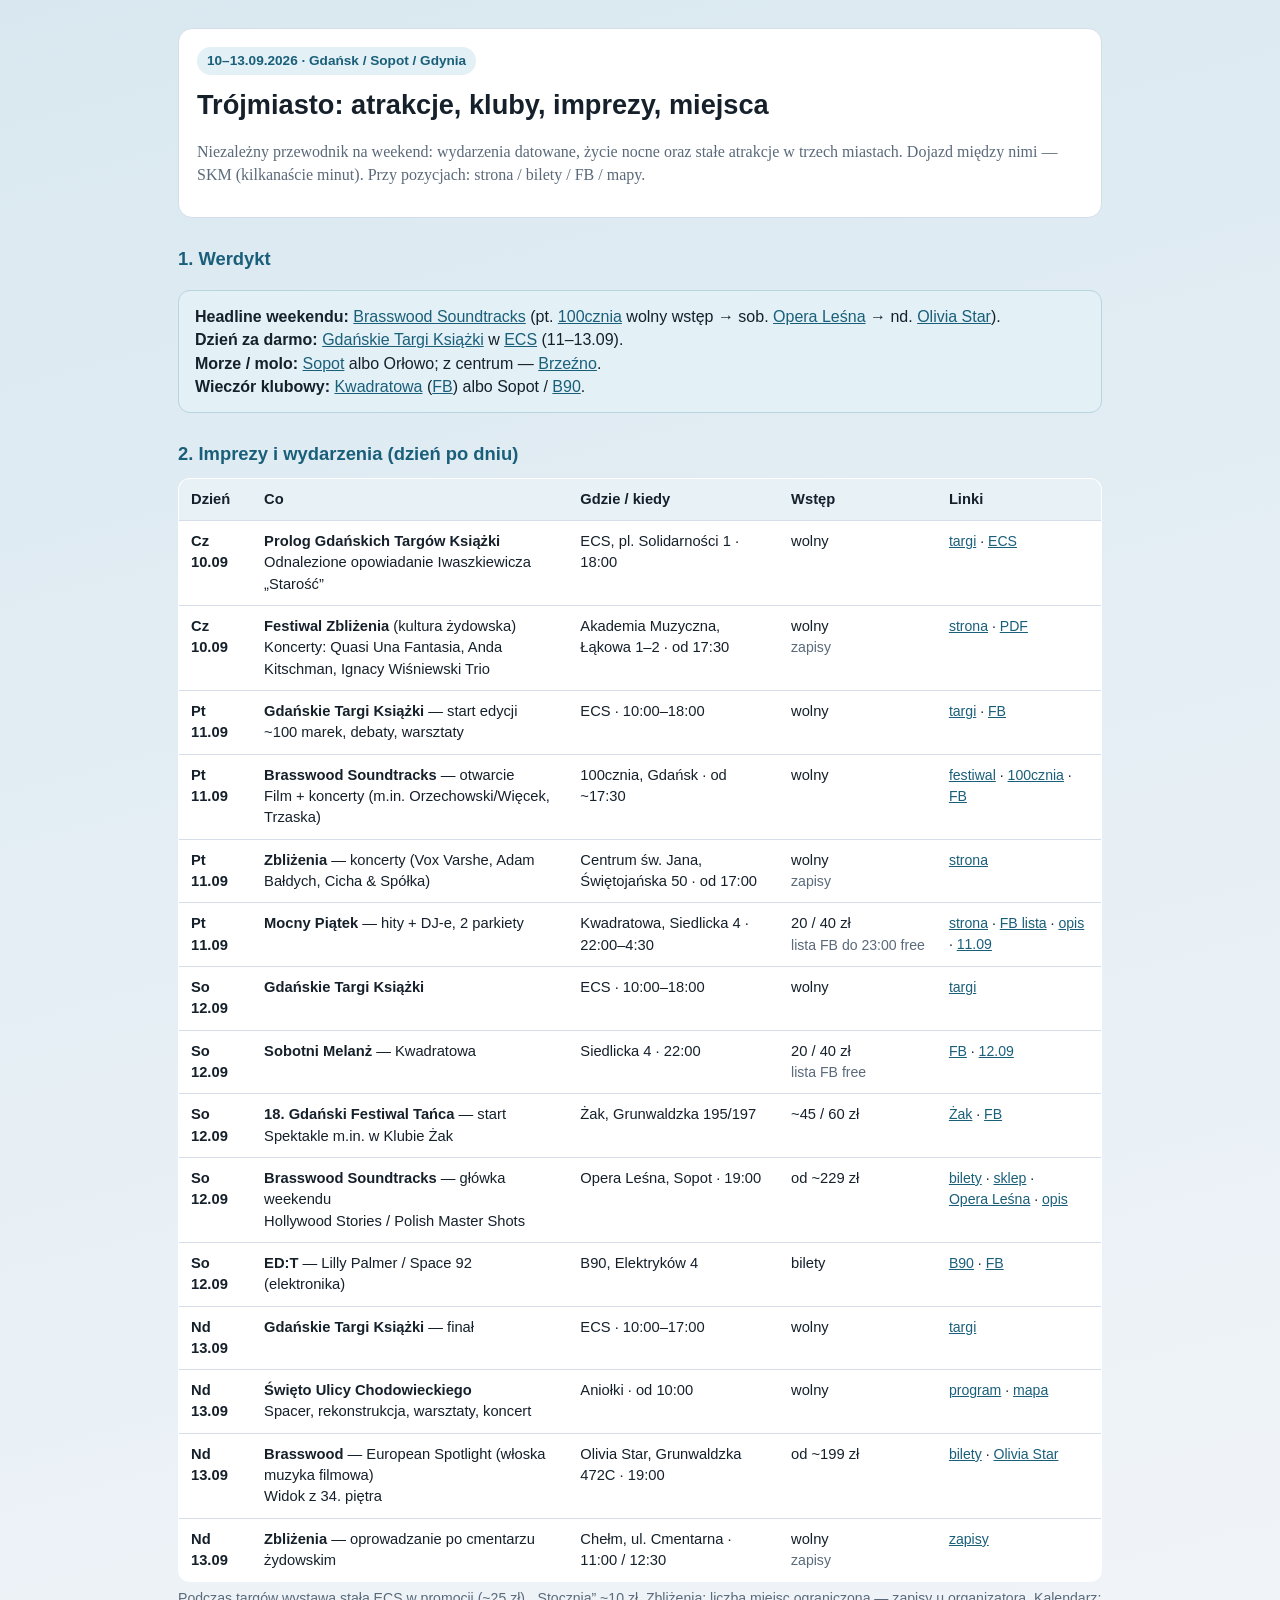
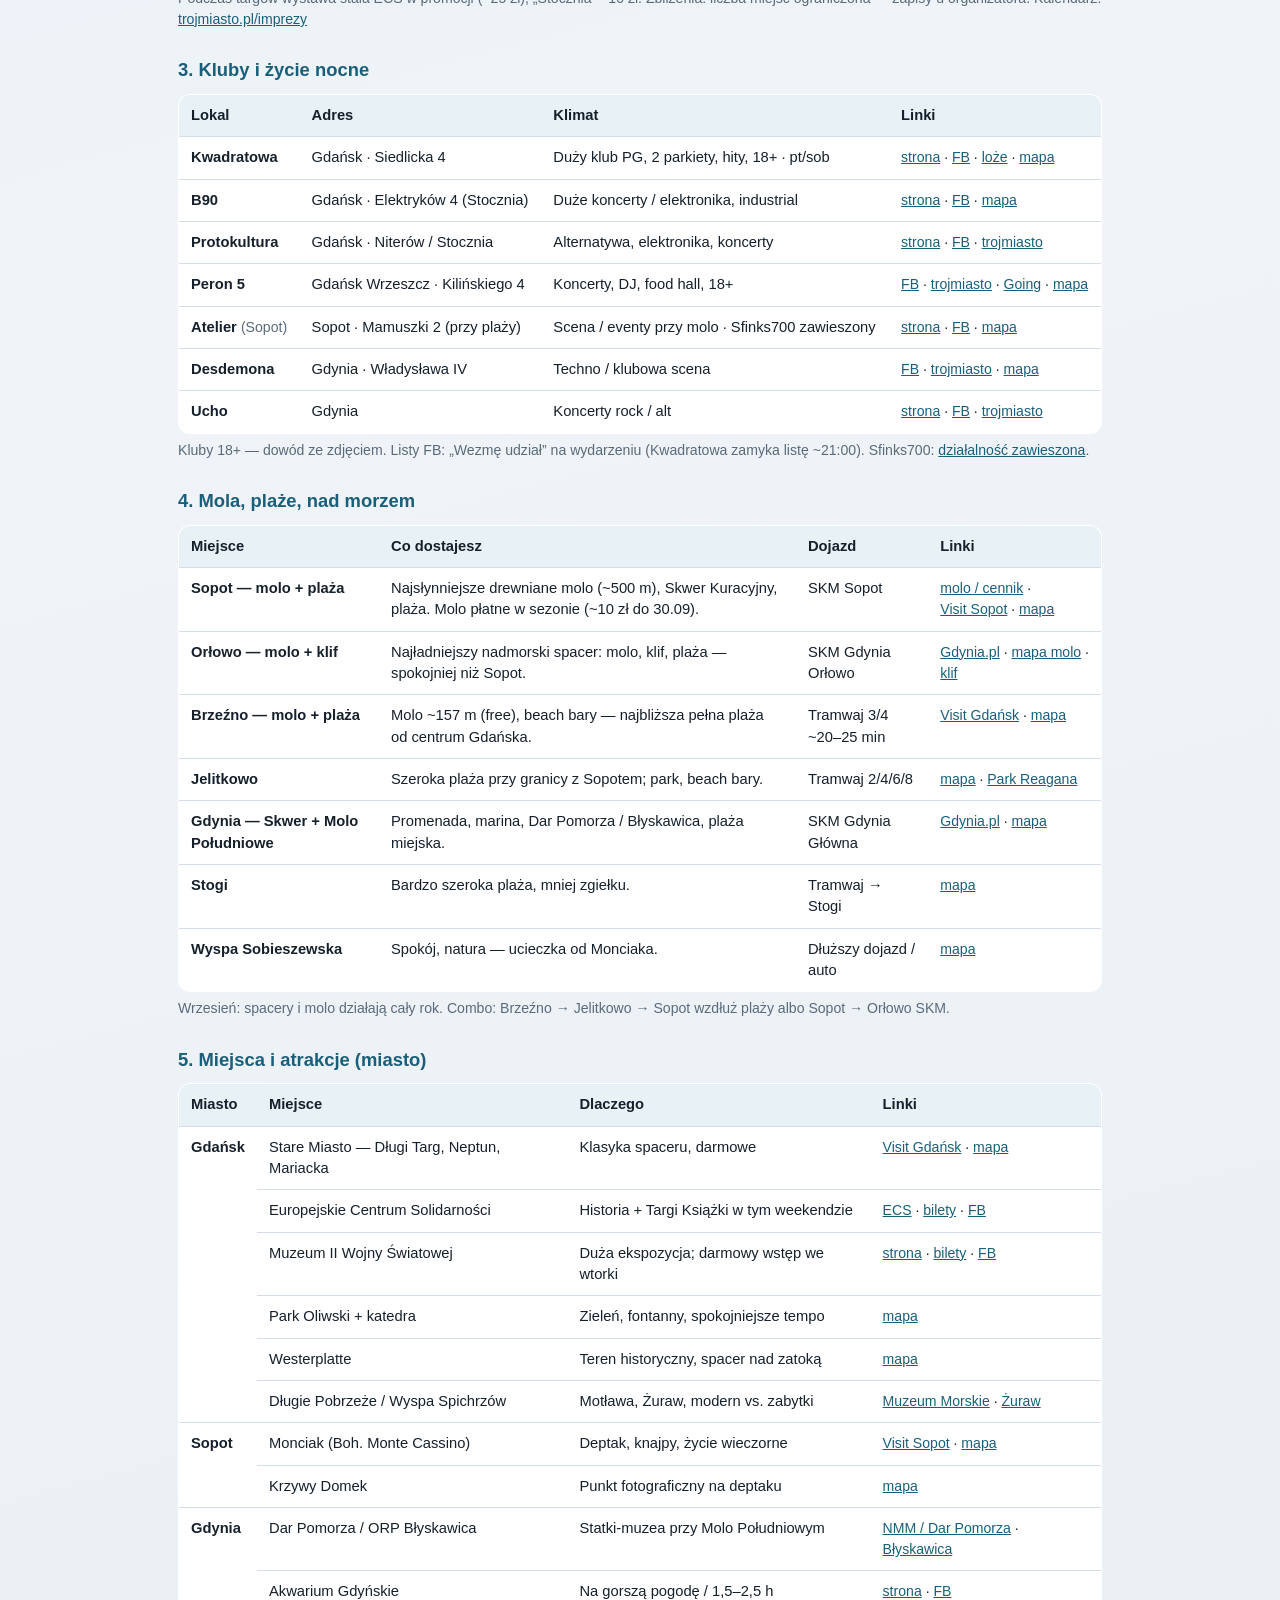
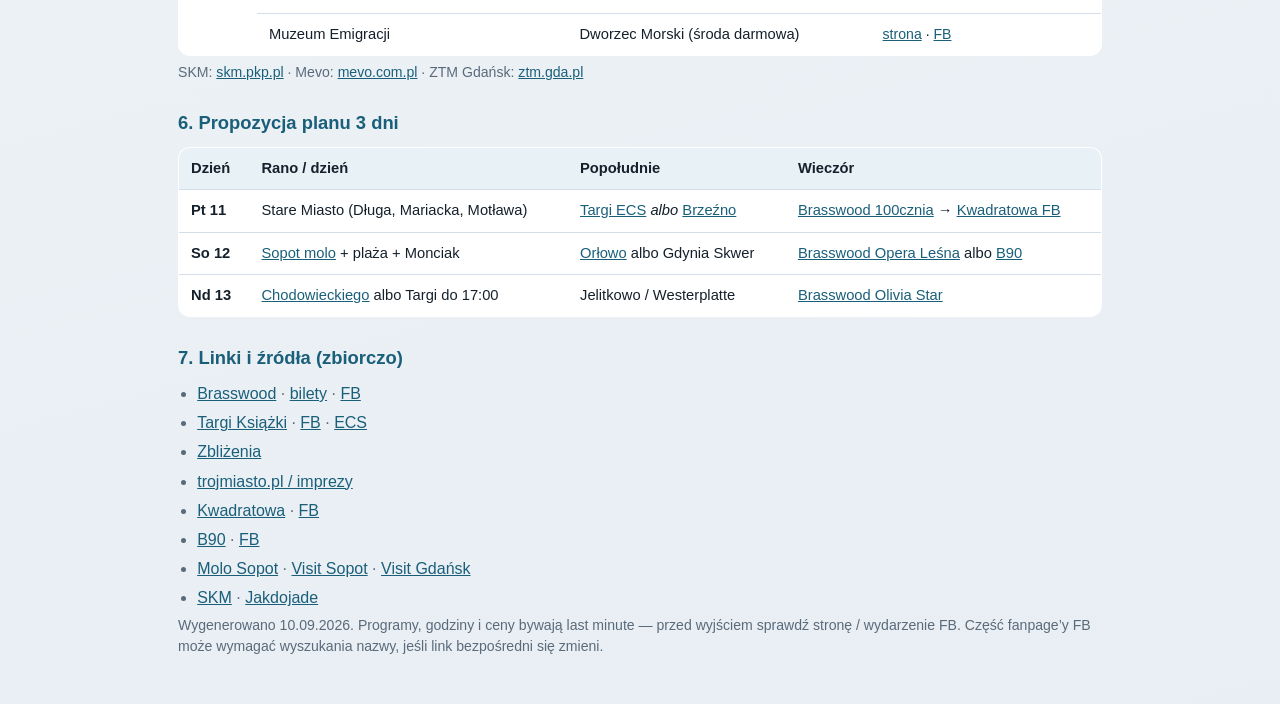
<file: gdansk-atrakcje-10-13.html>
<!DOCTYPE html>
<html lang="pl">
<head>
  <meta charset="UTF-8" />
  <meta name="viewport" content="width=device-width, initial-scale=1" />
  <title>Trójmiasto — atrakcje, kluby, imprezy · 10–13.09.2026</title>
  <style>
    :root {
      --bg: #f0f4f8;
      --card: #ffffff;
      --ink: #15202b;
      --muted: #5a6a7a;
      --line: #d5dee8;
      --accent: #1a5f7a;
      --soft: #e3f0f5;
    }
    * { box-sizing: border-box; }
    body {
      margin: 0;
      font-family: Georgia, "Times New Roman", serif;
      background: linear-gradient(165deg, #d9e8f0 0%, var(--bg) 45%, #e8eef3 100%);
      color: var(--ink);
      line-height: 1.45;
    }
    main {
      max-width: 960px;
      margin: 0 auto;
      padding: 28px 18px 48px;
    }
    h1, h2 { margin: 0 0 10px; font-family: "Segoe UI", Tahoma, sans-serif; }
    h1 { font-size: 1.7rem; }
    h2 {
      font-size: 1.15rem;
      margin-top: 28px;
      color: var(--accent);
    }
    p, li { color: var(--muted); }
    .hero {
      background: var(--card);
      border: 1px solid var(--line);
      border-radius: 14px;
      padding: 18px 18px 14px;
      margin-bottom: 8px;
    }
    .badge {
      display: inline-block;
      background: var(--soft);
      color: var(--accent);
      font-family: "Segoe UI", Tahoma, sans-serif;
      font-size: 0.85rem;
      font-weight: 600;
      padding: 4px 10px;
      border-radius: 999px;
      margin-bottom: 10px;
    }
    table {
      width: 100%;
      border-collapse: collapse;
      background: var(--card);
      border: 1px solid var(--line);
      border-radius: 12px;
      overflow: hidden;
      margin: 10px 0 6px;
      font-size: 0.92rem;
      font-family: "Segoe UI", Tahoma, sans-serif;
    }
    th, td {
      padding: 10px 12px;
      border-bottom: 1px solid var(--line);
      text-align: left;
      vertical-align: top;
    }
    th {
      background: #e8f1f6;
      font-weight: 650;
    }
    tr:last-child td { border-bottom: none; }
    .num { white-space: nowrap; font-variant-numeric: tabular-nums; }
    .note {
      font-size: 0.88rem;
      color: var(--muted);
      margin: 6px 0 0;
      font-family: "Segoe UI", Tahoma, sans-serif;
    }
    a { color: var(--accent); }
    .links { font-size: 0.88rem; line-height: 1.5; }
    .links a { white-space: nowrap; }
    .verdict {
      background: var(--soft);
      border: 1px solid #b8d4df;
      border-radius: 12px;
      padding: 14px 16px;
      margin-top: 18px;
      font-family: "Segoe UI", Tahoma, sans-serif;
    }
    ul.compact {
      margin: 8px 0 0;
      padding-left: 1.2rem;
      font-family: "Segoe UI", Tahoma, sans-serif;
    }
    ul.compact li { margin-bottom: 6px; }
  </style>
</head>
<body>
  <main>
    <section class="hero">
      <div class="badge">10–13.09.2026 · Gdańsk / Sopot / Gdynia</div>
      <h1>Trójmiasto: atrakcje, kluby, imprezy, miejsca</h1>
      <p>
        Niezależny przewodnik na weekend: wydarzenia datowane, życie nocne oraz stałe
        atrakcje w trzech miastach. Dojazd między nimi — SKM (kilkanaście minut).
        Przy pozycjach: strona / bilety / FB / mapy.
      </p>
    </section>

    <h2>1. Werdykt</h2>
    <div class="verdict">
      <strong>Headline weekendu:</strong>
      <a href="https://brasswoodfestival.pl/" target="_blank" rel="noopener">Brasswood Soundtracks</a>
      (pt. <a href="https://100cznia.pl/" target="_blank" rel="noopener">100cznia</a> wolny wstęp → sob.
      <a href="https://operalesna.sopot.pl/" target="_blank" rel="noopener">Opera Leśna</a> → nd.
      <a href="https://oliviastar.pl/" target="_blank" rel="noopener">Olivia Star</a>).<br />
      <strong>Dzień za darmo:</strong>
      <a href="https://www.gdanskietargiksiazki.pl/" target="_blank" rel="noopener">Gdańskie Targi Książki</a>
      w <a href="https://ecs.gda.pl/" target="_blank" rel="noopener">ECS</a> (11–13.09).<br />
      <strong>Morze / molo:</strong>
      <a href="https://mosirsopot.pl/obiekt/molo-w-sopocie/" target="_blank" rel="noopener">Sopot</a>
      albo Orłowo; z centrum —
      <a href="https://www.google.com/maps/search/Molo+Brze%C5%BAno+Gda%C5%84sk" target="_blank" rel="noopener">Brzeźno</a>.<br />
      <strong>Wieczór klubowy:</strong>
      <a href="https://kwadratowa.pl/" target="_blank" rel="noopener">Kwadratowa</a>
      (<a href="https://www.facebook.com/AKPGKwadratowa" target="_blank" rel="noopener">FB</a>)
      albo Sopot / <a href="https://www.b90.pl/" target="_blank" rel="noopener">B90</a>.
    </div>

    <h2>2. Imprezy i wydarzenia (dzień po dniu)</h2>
    <table>
      <thead>
        <tr>
          <th>Dzień</th>
          <th>Co</th>
          <th>Gdzie / kiedy</th>
          <th>Wstęp</th>
          <th>Linki</th>
        </tr>
      </thead>
      <tbody>
        <tr>
          <td><strong>Cz 10.09</strong></td>
          <td>
            <strong>Prolog Gdańskich Targów Książki</strong><br />
            Odnalezione opowiadanie Iwaszkiewicza „Starość”
          </td>
          <td>ECS, pl. Solidarności 1 · 18:00</td>
          <td class="num">wolny</td>
          <td class="links">
            <a href="https://www.gdanskietargiksiazki.pl/" target="_blank" rel="noopener">targi</a> ·
            <a href="https://ecs.gda.pl/" target="_blank" rel="noopener">ECS</a>
          </td>
        </tr>
        <tr>
          <td><strong>Cz 10.09</strong></td>
          <td>
            <strong>Festiwal Zbliżenia</strong> (kultura żydowska)<br />
            Koncerty: Quasi Una Fantasia, Anda Kitschman, Ignacy Wiśniewski Trio
          </td>
          <td>Akademia Muzyczna, Łąkowa 1–2 · od 17:30</td>
          <td class="num">wolny<br /><span class="note">zapisy</span></td>
          <td class="links">
            <a href="https://zblizeniafestiwal.org/" target="_blank" rel="noopener">strona</a> ·
            <a href="https://zblizeniafestiwal.org/images/PROGRAM_VIII_edycja.pdf" target="_blank" rel="noopener">PDF</a>
          </td>
        </tr>
        <tr>
          <td><strong>Pt 11.09</strong></td>
          <td>
            <strong>Gdańskie Targi Książki</strong> — start edycji<br />
            ~100 marek, debaty, warsztaty
          </td>
          <td>ECS · 10:00–18:00</td>
          <td class="num">wolny</td>
          <td class="links">
            <a href="https://www.gdanskietargiksiazki.pl/" target="_blank" rel="noopener">targi</a> ·
            <a href="https://www.facebook.com/GdanskieTargiKsiazki" target="_blank" rel="noopener">FB</a>
          </td>
        </tr>
        <tr>
          <td><strong>Pt 11.09</strong></td>
          <td>
            <strong>Brasswood Soundtracks</strong> — otwarcie<br />
            Film + koncerty (m.in. Orzechowski/Więcek, Trzaska)
          </td>
          <td>100cznia, Gdańsk · od ~17:30</td>
          <td class="num">wolny</td>
          <td class="links">
            <a href="https://brasswoodfestival.pl/" target="_blank" rel="noopener">festiwal</a> ·
            <a href="https://100cznia.pl/" target="_blank" rel="noopener">100cznia</a> ·
            <a href="https://www.facebook.com/brasswoodfest" target="_blank" rel="noopener">FB</a>
          </td>
        </tr>
        <tr>
          <td><strong>Pt 11.09</strong></td>
          <td>
            <strong>Zbliżenia</strong> — koncerty (Vox Varshe, Adam Bałdych, Cicha &amp; Spółka)
          </td>
          <td>Centrum św. Jana, Świętojańska 50 · od 17:00</td>
          <td class="num">wolny<br /><span class="note">zapisy</span></td>
          <td class="links">
            <a href="https://zblizeniafestiwal.org/" target="_blank" rel="noopener">strona</a>
          </td>
        </tr>
        <tr>
          <td><strong>Pt 11.09</strong></td>
          <td>
            <strong>Mocny Piątek</strong> — hity + DJ-e, 2 parkiety
          </td>
          <td>Kwadratowa, Siedlicka 4 · 22:00–4:30</td>
          <td class="num">20 / 40 zł<br /><span class="note">lista FB do 23:00 free</span></td>
          <td class="links">
            <a href="https://kwadratowa.pl/" target="_blank" rel="noopener">strona</a> ·
            <a href="https://www.facebook.com/AKPGKwadratowa" target="_blank" rel="noopener">FB lista</a> ·
            <a href="https://www.trojmiasto.pl/imprezy/Mocny-Piatek-w-Kwadratowej-imp599121.html" target="_blank" rel="noopener">opis</a> ·
            <a href="https://krajownik.pl/gdansk/wydarzenia/mocny-piatek-w-kwadratowej-lista-fb-do-2300-wstep-free-11092026-379428" target="_blank" rel="noopener">11.09</a>
          </td>
        </tr>
        <tr>
          <td><strong>So 12.09</strong></td>
          <td><strong>Gdańskie Targi Książki</strong></td>
          <td>ECS · 10:00–18:00</td>
          <td class="num">wolny</td>
          <td class="links">
            <a href="https://www.gdanskietargiksiazki.pl/" target="_blank" rel="noopener">targi</a>
          </td>
        </tr>
        <tr>
          <td><strong>So 12.09</strong></td>
          <td>
            <strong>Sobotni Melanż</strong> — Kwadratowa
          </td>
          <td>Siedlicka 4 · 22:00</td>
          <td class="num">20 / 40 zł<br /><span class="note">lista FB free</span></td>
          <td class="links">
            <a href="https://www.facebook.com/AKPGKwadratowa" target="_blank" rel="noopener">FB</a> ·
            <a href="https://krajownik.pl/gdansk/wydarzenia/sobotni-melanz-w-kwadratowej-lista-fb-do-2300-wstep-free-12092026-379429" target="_blank" rel="noopener">12.09</a>
          </td>
        </tr>
        <tr>
          <td><strong>So 12.09</strong></td>
          <td>
            <strong>18. Gdański Festiwal Tańca</strong> — start<br />
            Spektakle m.in. w Klubie Żak
          </td>
          <td>Żak, Grunwaldzka 195/197</td>
          <td class="num">~45 / 60 zł</td>
          <td class="links">
            <a href="https://www.klubzak.com.pl/" target="_blank" rel="noopener">Żak</a> ·
            <a href="https://www.facebook.com/KlubZak" target="_blank" rel="noopener">FB</a>
          </td>
        </tr>
        <tr>
          <td><strong>So 12.09</strong></td>
          <td>
            <strong>Brasswood Soundtracks</strong> — główka weekendu<br />
            Hollywood Stories / Polish Master Shots
          </td>
          <td>Opera Leśna, Sopot · 19:00</td>
          <td class="num">od ~229 zł</td>
          <td class="links">
            <a href="https://brasswoodfestival.pl/bilety/" target="_blank" rel="noopener">bilety</a> ·
            <a href="https://bilety.brasswoodfestival.pl/?lang=pl" target="_blank" rel="noopener">sklep</a> ·
            <a href="https://operalesna.sopot.pl/" target="_blank" rel="noopener">Opera Leśna</a> ·
            <a href="https://www.trojmiasto.pl/brassWood-fest/" target="_blank" rel="noopener">opis</a>
          </td>
        </tr>
        <tr>
          <td><strong>So 12.09</strong></td>
          <td>
            <strong>ED:T</strong> — Lilly Palmer / Space 92 (elektronika)
          </td>
          <td>B90, Elektryków 4</td>
          <td class="num">bilety</td>
          <td class="links">
            <a href="https://www.b90.pl/" target="_blank" rel="noopener">B90</a> ·
            <a href="https://www.facebook.com/b90club" target="_blank" rel="noopener">FB</a>
          </td>
        </tr>
        <tr>
          <td><strong>Nd 13.09</strong></td>
          <td><strong>Gdańskie Targi Książki</strong> — finał</td>
          <td>ECS · 10:00–17:00</td>
          <td class="num">wolny</td>
          <td class="links">
            <a href="https://www.gdanskietargiksiazki.pl/" target="_blank" rel="noopener">targi</a>
          </td>
        </tr>
        <tr>
          <td><strong>Nd 13.09</strong></td>
          <td>
            <strong>Święto Ulicy Chodowieckiego</strong><br />
            Spacer, rekonstrukcja, warsztaty, koncert
          </td>
          <td>Aniołki · od 10:00</td>
          <td class="num">wolny</td>
          <td class="links">
            <a href="https://media.gdansk.pl/komunikaty/876157/swieto-ulicy-chodowieckiego-na-aniolkach" target="_blank" rel="noopener">program</a> ·
            <a href="https://www.google.com/maps/search/ul.+Chodowieckiego+Gda%C5%84sk" target="_blank" rel="noopener">mapa</a>
          </td>
        </tr>
        <tr>
          <td><strong>Nd 13.09</strong></td>
          <td>
            <strong>Brasswood</strong> — European Spotlight (włoska muzyka filmowa)<br />
            Widok z 34. piętra
          </td>
          <td>Olivia Star, Grunwaldzka 472C · 19:00</td>
          <td class="num">od ~199 zł</td>
          <td class="links">
            <a href="https://brasswoodfestival.pl/bilety/" target="_blank" rel="noopener">bilety</a> ·
            <a href="https://oliviastar.pl/" target="_blank" rel="noopener">Olivia Star</a>
          </td>
        </tr>
        <tr>
          <td><strong>Nd 13.09</strong></td>
          <td>
            <strong>Zbliżenia</strong> — oprowadzanie po cmentarzu żydowskim
          </td>
          <td>Chełm, ul. Cmentarna · 11:00 / 12:30</td>
          <td class="num">wolny<br /><span class="note">zapisy</span></td>
          <td class="links">
            <a href="https://zblizeniafestiwal.org/" target="_blank" rel="noopener">zapisy</a>
          </td>
        </tr>
      </tbody>
    </table>
    <p class="note">
      Podczas targów wystawa stała ECS w promocji (~25 zł), „Stocznia” ~10 zł.
      Zbliżenia: liczba miejsc ograniczona — zapisy u organizatora.
      Kalendarz: <a href="https://www.trojmiasto.pl/imprezy/" target="_blank" rel="noopener">trojmiasto.pl/imprezy</a>
    </p>

    <h2>3. Kluby i życie nocne</h2>
    <table>
      <thead>
        <tr>
          <th>Lokal</th>
          <th>Adres</th>
          <th>Klimat</th>
          <th>Linki</th>
        </tr>
      </thead>
      <tbody>
        <tr>
          <td><strong>Kwadratowa</strong></td>
          <td>Gdańsk · Siedlicka 4</td>
          <td>Duży klub PG, 2 parkiety, hity, 18+ · pt/sob</td>
          <td class="links">
            <a href="https://kwadratowa.pl/" target="_blank" rel="noopener">strona</a> ·
            <a href="https://www.facebook.com/AKPGKwadratowa" target="_blank" rel="noopener">FB</a> ·
            <a href="https://kwadratowa.pl/rezerwacja/" target="_blank" rel="noopener">loże</a> ·
            <a href="https://www.google.com/maps/search/Kwadratowa+Siedlicka+4+Gda%C5%84sk" target="_blank" rel="noopener">mapa</a>
          </td>
        </tr>
        <tr>
          <td><strong>B90</strong></td>
          <td>Gdańsk · Elektryków 4 (Stocznia)</td>
          <td>Duże koncerty / elektronika, industrial</td>
          <td class="links">
            <a href="https://www.b90.pl/" target="_blank" rel="noopener">strona</a> ·
            <a href="https://www.facebook.com/b90club" target="_blank" rel="noopener">FB</a> ·
            <a href="https://www.google.com/maps/search/B90+Elektryk%C3%B3w+4+Gda%C5%84sk" target="_blank" rel="noopener">mapa</a>
          </td>
        </tr>
        <tr>
          <td><strong>Protokultura</strong></td>
          <td>Gdańsk · Niterów / Stocznia</td>
          <td>Alternatywa, elektronika, koncerty</td>
          <td class="links">
            <a href="http://www.protokultura.pl/" target="_blank" rel="noopener">strona</a> ·
            <a href="https://www.facebook.com/protokultura" target="_blank" rel="noopener">FB</a> ·
            <a href="https://www.trojmiasto.pl/Protokultura-o2241.html" target="_blank" rel="noopener">trojmiasto</a>
          </td>
        </tr>
        <tr>
          <td><strong>Peron 5</strong></td>
          <td>Gdańsk Wrzeszcz · Kilińskiego 4</td>
          <td>Koncerty, DJ, food hall, 18+</td>
          <td class="links">
            <a href="https://www.facebook.com/Peron5Gdansk" target="_blank" rel="noopener">FB</a> ·
            <a href="https://www.trojmiasto.pl/Peron-5-m35773.html" target="_blank" rel="noopener">trojmiasto</a> ·
            <a href="https://goingapp.pl/" target="_blank" rel="noopener">Going</a> ·
            <a href="https://www.google.com/maps/search/Peron+5+Metropolia+Gda%C5%84sk" target="_blank" rel="noopener">mapa</a>
          </td>
        </tr>
        <tr>
          <td><strong>Atelier</strong> <span class="note">(Sopot)</span></td>
          <td>Sopot · Mamuszki 2 (przy plaży)</td>
          <td>Scena / eventy przy molo · Sfinks700 zawieszony</td>
          <td class="links">
            <a href="https://teatratelier.pl/" target="_blank" rel="noopener">strona</a> ·
            <a href="https://www.facebook.com/TeatrAtelier" target="_blank" rel="noopener">FB</a> ·
            <a href="https://www.google.com/maps/search/Teatr+Atelier+Sopot" target="_blank" rel="noopener">mapa</a>
          </td>
        </tr>
        <tr>
          <td><strong>Desdemona</strong></td>
          <td>Gdynia · Władysława IV</td>
          <td>Techno / klubowa scena</td>
          <td class="links">
            <a href="https://www.facebook.com/desdemonagdynia" target="_blank" rel="noopener">FB</a> ·
            <a href="https://www.trojmiasto.pl/Desdemona-o1931.html" target="_blank" rel="noopener">trojmiasto</a> ·
            <a href="https://www.google.com/maps/search/Desdemona+Gdynia" target="_blank" rel="noopener">mapa</a>
          </td>
        </tr>
        <tr>
          <td><strong>Ucho</strong></td>
          <td>Gdynia</td>
          <td>Koncerty rock / alt</td>
          <td class="links">
            <a href="https://www.klubucho.pl/" target="_blank" rel="noopener">strona</a> ·
            <a href="https://www.facebook.com/klubucho" target="_blank" rel="noopener">FB</a> ·
            <a href="https://www.trojmiasto.pl/Ucho-o1936.html" target="_blank" rel="noopener">trojmiasto</a>
          </td>
        </tr>
      </tbody>
    </table>
    <p class="note">
      Kluby 18+ — dowód ze zdjęciem. Listy FB: „Wezmę udział” na wydarzeniu (Kwadratowa zamyka listę ~21:00).
      Sfinks700: <a href="https://www.trojmiasto.pl/Sfinks" target="_blank" rel="noopener">działalność zawieszona</a>.
    </p>

    <h2>4. Mola, plaże, nad morzem</h2>
    <table>
      <thead>
        <tr>
          <th>Miejsce</th>
          <th>Co dostajesz</th>
          <th>Dojazd</th>
          <th>Linki</th>
        </tr>
      </thead>
      <tbody>
        <tr>
          <td><strong>Sopot — molo + plaża</strong></td>
          <td>
            Najsłynniejsze drewniane molo (~500 m), Skwer Kuracyjny, plaża.
            Molo płatne w sezonie (~10 zł do 30.09).
          </td>
          <td>SKM Sopot</td>
          <td class="links">
            <a href="https://mosirsopot.pl/obiekt/molo-w-sopocie/" target="_blank" rel="noopener">molo / cennik</a> ·
            <a href="https://visit.sopot.pl/" target="_blank" rel="noopener">Visit Sopot</a> ·
            <a href="https://www.google.com/maps/search/Molo+Sopot" target="_blank" rel="noopener">mapa</a>
          </td>
        </tr>
        <tr>
          <td><strong>Orłowo — molo + klif</strong></td>
          <td>
            Najładniejszy nadmorski spacer: molo, klif, plaża — spokojniej niż Sopot.
          </td>
          <td>SKM Gdynia Orłowo</td>
          <td class="links">
            <a href="https://www.gdynia.pl/co-zobaczyc/orlowo,4940/" target="_blank" rel="noopener">Gdynia.pl</a> ·
            <a href="https://www.google.com/maps/search/Molo+Or%C5%82owo" target="_blank" rel="noopener">mapa molo</a> ·
            <a href="https://www.google.com/maps/search/Klif+Or%C5%82owski" target="_blank" rel="noopener">klif</a>
          </td>
        </tr>
        <tr>
          <td><strong>Brzeźno — molo + plaża</strong></td>
          <td>
            Molo ~157 m (free), beach bary — najbliższa pełna plaża od centrum Gdańska.
          </td>
          <td>Tramwaj 3/4 ~20–25 min</td>
          <td class="links">
            <a href="https://visitgdansk.com/pl/miejsca/molo-w-brzeznie,a,230" target="_blank" rel="noopener">Visit Gdańsk</a> ·
            <a href="https://www.google.com/maps/search/Molo+Brze%C5%BAno" target="_blank" rel="noopener">mapa</a>
          </td>
        </tr>
        <tr>
          <td><strong>Jelitkowo</strong></td>
          <td>Szeroka plaża przy granicy z Sopotem; park, beach bary.</td>
          <td>Tramwaj 2/4/6/8</td>
          <td class="links">
            <a href="https://www.google.com/maps/search/Pla%C5%BCa+Jelitkowo+Gda%C5%84sk" target="_blank" rel="noopener">mapa</a> ·
            <a href="https://www.google.com/maps/search/Park+Reagana+Gda%C5%84sk" target="_blank" rel="noopener">Park Reagana</a>
          </td>
        </tr>
        <tr>
          <td><strong>Gdynia — Skwer + Molo Południowe</strong></td>
          <td>Promenada, marina, Dar Pomorza / Błyskawica, plaża miejska.</td>
          <td>SKM Gdynia Główna</td>
          <td class="links">
            <a href="https://www.gdynia.pl/" target="_blank" rel="noopener">Gdynia.pl</a> ·
            <a href="https://www.google.com/maps/search/Skwer+Ko%C5%9Bciuszki+Gdynia" target="_blank" rel="noopener">mapa</a>
          </td>
        </tr>
        <tr>
          <td><strong>Stogi</strong></td>
          <td>Bardzo szeroka plaża, mniej zgiełku.</td>
          <td>Tramwaj → Stogi</td>
          <td class="links">
            <a href="https://www.google.com/maps/search/Pla%C5%BCa+Stogi+Gda%C5%84sk" target="_blank" rel="noopener">mapa</a>
          </td>
        </tr>
        <tr>
          <td><strong>Wyspa Sobieszewska</strong></td>
          <td>Spokój, natura — ucieczka od Monciaka.</td>
          <td>Dłuższy dojazd / auto</td>
          <td class="links">
            <a href="https://www.google.com/maps/search/Wyspa+Sobieszewska+pla%C5%BCa" target="_blank" rel="noopener">mapa</a>
          </td>
        </tr>
      </tbody>
    </table>
    <p class="note">
      Wrzesień: spacery i molo działają cały rok. Combo: Brzeźno → Jelitkowo → Sopot wzdłuż plaży albo Sopot → Orłowo SKM.
    </p>

    <h2>5. Miejsca i atrakcje (miasto)</h2>
    <table>
      <thead>
        <tr>
          <th>Miasto</th>
          <th>Miejsce</th>
          <th>Dlaczego</th>
          <th>Linki</th>
        </tr>
      </thead>
      <tbody>
        <tr>
          <td rowspan="6"><strong>Gdańsk</strong></td>
          <td>Stare Miasto — Długi Targ, Neptun, Mariacka</td>
          <td>Klasyka spaceru, darmowe</td>
          <td class="links">
            <a href="https://visitgdansk.com/" target="_blank" rel="noopener">Visit Gdańsk</a> ·
            <a href="https://www.google.com/maps/search/D%C5%82ugi+Targ+Gda%C5%84sk" target="_blank" rel="noopener">mapa</a>
          </td>
        </tr>
        <tr>
          <td>Europejskie Centrum Solidarności</td>
          <td>Historia + Targi Książki w tym weekendzie</td>
          <td class="links">
            <a href="https://ecs.gda.pl/" target="_blank" rel="noopener">ECS</a> ·
            <a href="https://bilety.ecs.gda.pl/" target="_blank" rel="noopener">bilety</a> ·
            <a href="https://www.facebook.com/ECS.Gdansk" target="_blank" rel="noopener">FB</a>
          </td>
        </tr>
        <tr>
          <td>Muzeum II Wojny Światowej</td>
          <td>Duża ekspozycja; darmowy wstęp we wtorki</td>
          <td class="links">
            <a href="https://muzeum1939.pl/" target="_blank" rel="noopener">strona</a> ·
            <a href="https://muzeum1939.pl/wizyta/wizyta-miiws/bilety-i-cennik" target="_blank" rel="noopener">bilety</a> ·
            <a href="https://www.facebook.com/muzeum1939" target="_blank" rel="noopener">FB</a>
          </td>
        </tr>
        <tr>
          <td>Park Oliwski + katedra</td>
          <td>Zieleń, fontanny, spokojniejsze tempo</td>
          <td class="links">
            <a href="https://www.google.com/maps/search/Park+Oliwski+Gda%C5%84sk" target="_blank" rel="noopener">mapa</a>
          </td>
        </tr>
        <tr>
          <td>Westerplatte</td>
          <td>Teren historyczny, spacer nad zatoką</td>
          <td class="links">
            <a href="https://www.google.com/maps/search/Westerplatte" target="_blank" rel="noopener">mapa</a>
          </td>
        </tr>
        <tr>
          <td>Długie Pobrzeże / Wyspa Spichrzów</td>
          <td>Motława, Żuraw, modern vs. zabytki</td>
          <td class="links">
            <a href="https://www.nmm.pl/" target="_blank" rel="noopener">Muzeum Morskie</a> ·
            <a href="https://www.google.com/maps/search/%C5%BBuraw+Gda%C5%84sk" target="_blank" rel="noopener">Żuraw</a>
          </td>
        </tr>
        <tr>
          <td rowspan="2"><strong>Sopot</strong></td>
          <td>Monciak (Boh. Monte Cassino)</td>
          <td>Deptak, knajpy, życie wieczorne</td>
          <td class="links">
            <a href="https://visit.sopot.pl/" target="_blank" rel="noopener">Visit Sopot</a> ·
            <a href="https://www.google.com/maps/search/Bohater%C3%B3w+Monte+Cassino+Sopot" target="_blank" rel="noopener">mapa</a>
          </td>
        </tr>
        <tr>
          <td>Krzywy Domek</td>
          <td>Punkt fotograficzny na deptaku</td>
          <td class="links">
            <a href="https://www.google.com/maps/search/Krzywy+Domek+Sopot" target="_blank" rel="noopener">mapa</a>
          </td>
        </tr>
        <tr>
          <td rowspan="3"><strong>Gdynia</strong></td>
          <td>Dar Pomorza / ORP Błyskawica</td>
          <td>Statki-muzea przy Molo Południowym</td>
          <td class="links">
            <a href="https://www.nmm.pl/" target="_blank" rel="noopener">NMM / Dar Pomorza</a> ·
            <a href="https://muzeummw.pl/" target="_blank" rel="noopener">Błyskawica</a>
          </td>
        </tr>
        <tr>
          <td>Akwarium Gdyńskie</td>
          <td>Na gorszą pogodę / 1,5–2,5 h</td>
          <td class="links">
            <a href="https://akwarium.gdynia.pl/" target="_blank" rel="noopener">strona</a> ·
            <a href="https://www.facebook.com/AkwariumGdynskie" target="_blank" rel="noopener">FB</a>
          </td>
        </tr>
        <tr>
          <td>Muzeum Emigracji</td>
          <td>Dworzec Morski (środa darmowa)</td>
          <td class="links">
            <a href="https://www.muzeumemigracji.pl/" target="_blank" rel="noopener">strona</a> ·
            <a href="https://www.facebook.com/MuzeumEmigracji" target="_blank" rel="noopener">FB</a>
          </td>
        </tr>
      </tbody>
    </table>
    <p class="note">
      SKM: <a href="https://skm.pkp.pl/" target="_blank" rel="noopener">skm.pkp.pl</a>
      · Mevo: <a href="https://mevo.com.pl/" target="_blank" rel="noopener">mevo.com.pl</a>
      · ZTM Gdańsk: <a href="https://ztm.gda.pl/" target="_blank" rel="noopener">ztm.gda.pl</a>
    </p>

    <h2>6. Propozycja planu 3 dni</h2>
    <table>
      <thead>
        <tr>
          <th>Dzień</th>
          <th>Rano / dzień</th>
          <th>Popołudnie</th>
          <th>Wieczór</th>
        </tr>
      </thead>
      <tbody>
        <tr>
          <td><strong>Pt 11</strong></td>
          <td>Stare Miasto (Długa, Mariacka, Motława)</td>
          <td>
            <a href="https://www.gdanskietargiksiazki.pl/" target="_blank" rel="noopener">Targi ECS</a>
            <em>albo</em>
            <a href="https://www.google.com/maps/search/Molo+Brze%C5%BAno" target="_blank" rel="noopener">Brzeźno</a>
          </td>
          <td>
            <a href="https://100cznia.pl/" target="_blank" rel="noopener">Brasswood 100cznia</a>
            →
            <a href="https://www.facebook.com/AKPGKwadratowa" target="_blank" rel="noopener">Kwadratowa FB</a>
          </td>
        </tr>
        <tr>
          <td><strong>So 12</strong></td>
          <td>
            <a href="https://mosirsopot.pl/obiekt/molo-w-sopocie/" target="_blank" rel="noopener">Sopot molo</a>
            + plaża + Monciak
          </td>
          <td>
            <a href="https://www.google.com/maps/search/Molo+Or%C5%82owo" target="_blank" rel="noopener">Orłowo</a>
            albo Gdynia Skwer
          </td>
          <td>
            <a href="https://brasswoodfestival.pl/bilety/" target="_blank" rel="noopener">Brasswood Opera Leśna</a>
            albo
            <a href="https://www.b90.pl/" target="_blank" rel="noopener">B90</a>
          </td>
        </tr>
        <tr>
          <td><strong>Nd 13</strong></td>
          <td>
            <a href="https://media.gdansk.pl/komunikaty/876157/swieto-ulicy-chodowieckiego-na-aniolkach" target="_blank" rel="noopener">Chodowieckiego</a>
            albo Targi do 17:00
          </td>
          <td>Jelitkowo / Westerplatte</td>
          <td>
            <a href="https://brasswoodfestival.pl/bilety/" target="_blank" rel="noopener">Brasswood Olivia Star</a>
          </td>
        </tr>
      </tbody>
    </table>

    <h2>7. Linki i źródła (zbiorczo)</h2>
    <ul class="compact">
      <li><a href="https://brasswoodfestival.pl/" target="_blank" rel="noopener">Brasswood</a> · <a href="https://brasswoodfestival.pl/bilety/" target="_blank" rel="noopener">bilety</a> · <a href="https://www.facebook.com/brasswoodfest" target="_blank" rel="noopener">FB</a></li>
      <li><a href="https://www.gdanskietargiksiazki.pl/" target="_blank" rel="noopener">Targi Książki</a> · <a href="https://www.facebook.com/GdanskieTargiKsiazki" target="_blank" rel="noopener">FB</a> · <a href="https://ecs.gda.pl/" target="_blank" rel="noopener">ECS</a></li>
      <li><a href="https://zblizeniafestiwal.org/" target="_blank" rel="noopener">Zbliżenia</a></li>
      <li><a href="https://www.trojmiasto.pl/imprezy/" target="_blank" rel="noopener">trojmiasto.pl / imprezy</a></li>
      <li><a href="https://kwadratowa.pl/" target="_blank" rel="noopener">Kwadratowa</a> · <a href="https://www.facebook.com/AKPGKwadratowa" target="_blank" rel="noopener">FB</a></li>
      <li><a href="https://www.b90.pl/" target="_blank" rel="noopener">B90</a> · <a href="https://www.facebook.com/b90club" target="_blank" rel="noopener">FB</a></li>
      <li><a href="https://mosirsopot.pl/obiekt/molo-w-sopocie/" target="_blank" rel="noopener">Molo Sopot</a> · <a href="https://visit.sopot.pl/" target="_blank" rel="noopener">Visit Sopot</a> · <a href="https://visitgdansk.com/" target="_blank" rel="noopener">Visit Gdańsk</a></li>
      <li><a href="https://skm.pkp.pl/" target="_blank" rel="noopener">SKM</a> · <a href="https://jakdojade.pl/" target="_blank" rel="noopener">Jakdojade</a></li>
    </ul>

    <p class="note">
      Wygenerowano 10.09.2026. Programy, godziny i ceny bywają last minute —
      przed wyjściem sprawdź stronę / wydarzenie FB. Część fanpage’y FB może wymagać
      wyszukania nazwy, jeśli link bezpośredni się zmieni.
    </p>
  </main>
</body>
</html>
</file>
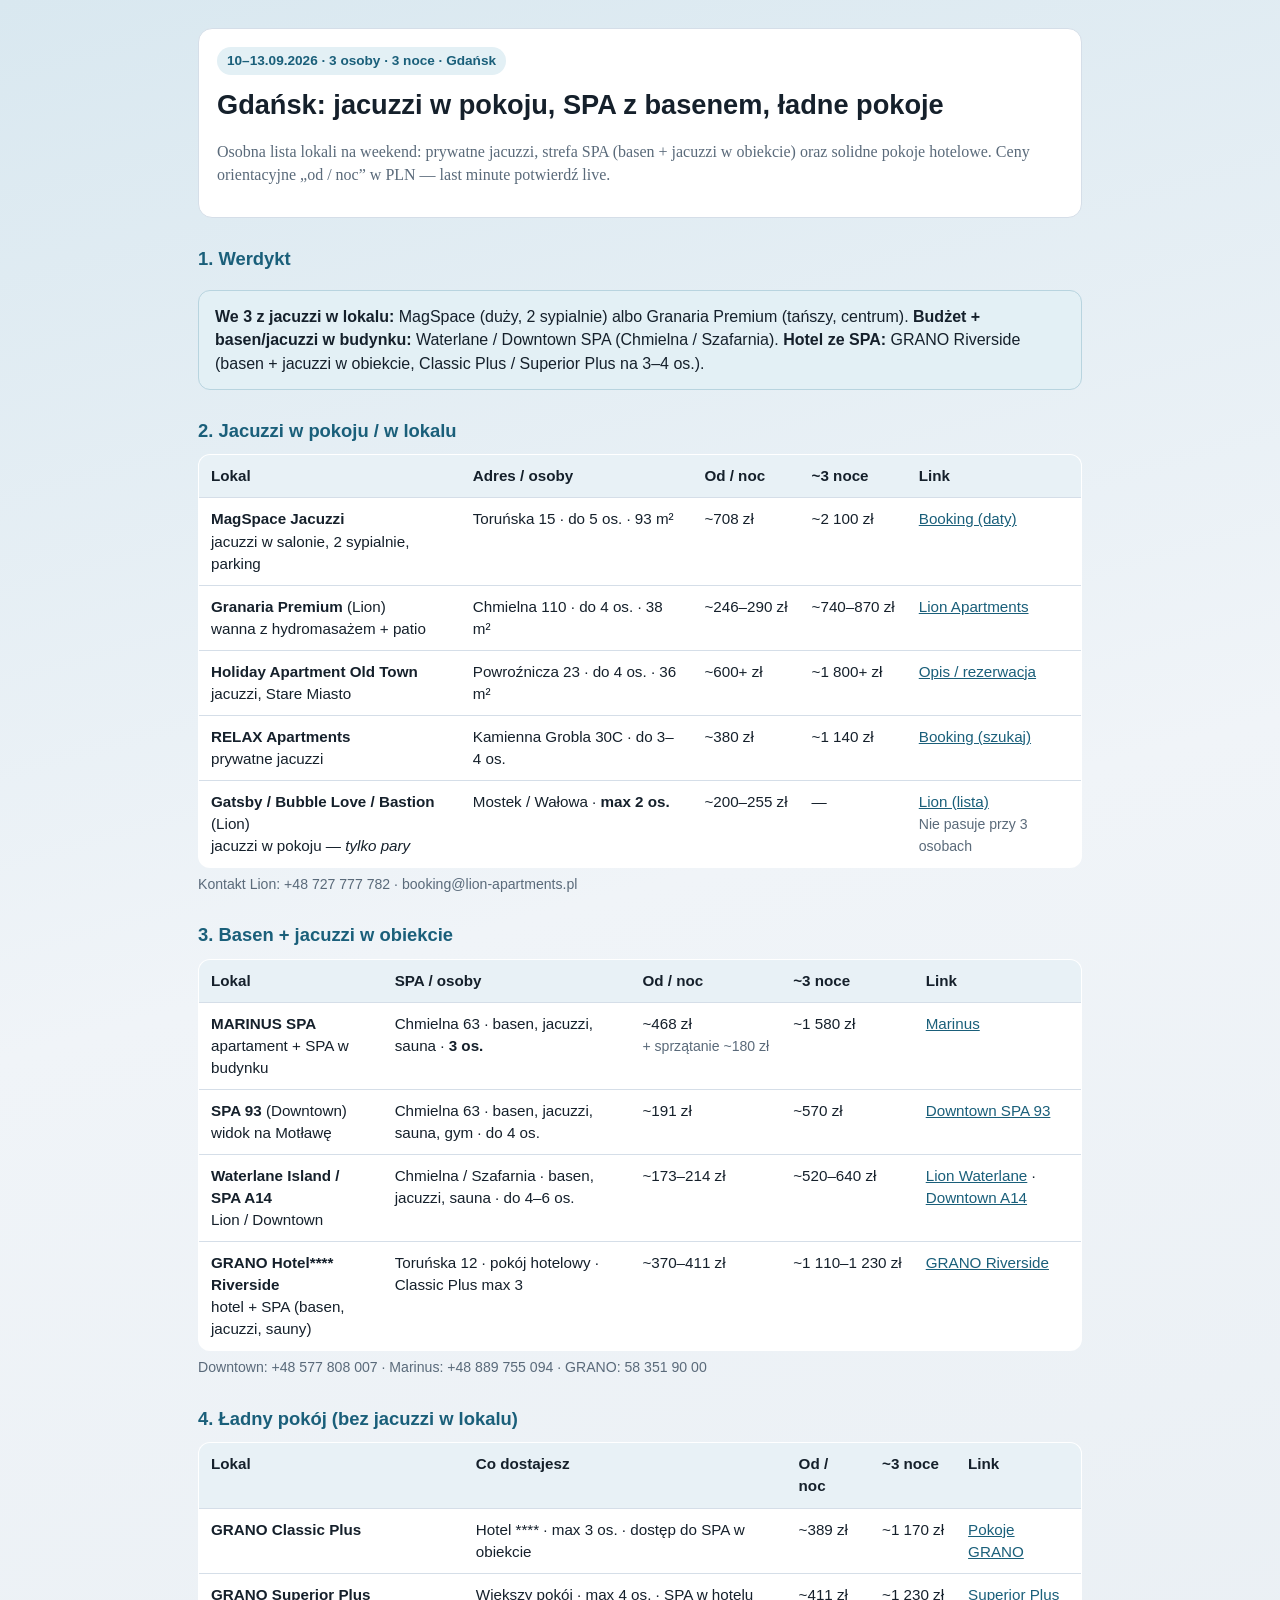
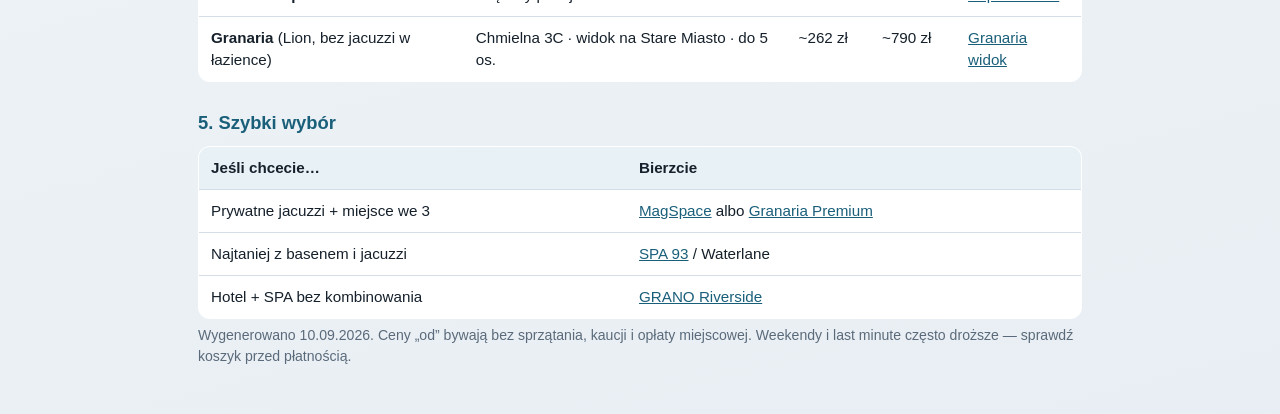
<file: gdansk-jacuzzi.html>
<!DOCTYPE html>
<html lang="pl">
<head>
  <meta charset="UTF-8" />
  <meta name="viewport" content="width=device-width, initial-scale=1" />
  <title>Gdańsk — jacuzzi / SPA / ładne pokoje · 10–13.09</title>
  <style>
    :root {
      --bg: #f0f4f8;
      --card: #ffffff;
      --ink: #15202b;
      --muted: #5a6a7a;
      --line: #d5dee8;
      --accent: #1a5f7a;
      --soft: #e3f0f5;
    }
    * { box-sizing: border-box; }
    body {
      margin: 0;
      font-family: Georgia, "Times New Roman", serif;
      background: linear-gradient(165deg, #d9e8f0 0%, var(--bg) 45%, #e8eef3 100%);
      color: var(--ink);
      line-height: 1.45;
    }
    main {
      max-width: 920px;
      margin: 0 auto;
      padding: 28px 18px 48px;
    }
    h1, h2 { margin: 0 0 10px; font-family: "Segoe UI", Tahoma, sans-serif; }
    h1 { font-size: 1.7rem; }
    h2 {
      font-size: 1.15rem;
      margin-top: 28px;
      color: var(--accent);
    }
    p, li { color: var(--muted); }
    .hero {
      background: var(--card);
      border: 1px solid var(--line);
      border-radius: 14px;
      padding: 18px 18px 14px;
      margin-bottom: 8px;
    }
    .badge {
      display: inline-block;
      background: var(--soft);
      color: var(--accent);
      font-family: "Segoe UI", Tahoma, sans-serif;
      font-size: 0.85rem;
      font-weight: 600;
      padding: 4px 10px;
      border-radius: 999px;
      margin-bottom: 10px;
    }
    table {
      width: 100%;
      border-collapse: collapse;
      background: var(--card);
      border: 1px solid var(--line);
      border-radius: 12px;
      overflow: hidden;
      margin: 10px 0 6px;
      font-size: 0.95rem;
      font-family: "Segoe UI", Tahoma, sans-serif;
    }
    th, td {
      padding: 10px 12px;
      border-bottom: 1px solid var(--line);
      text-align: left;
      vertical-align: top;
    }
    th {
      background: #e8f1f6;
      font-weight: 650;
    }
    tr:last-child td { border-bottom: none; }
    .num { white-space: nowrap; font-variant-numeric: tabular-nums; }
    .note {
      font-size: 0.88rem;
      color: var(--muted);
      margin: 6px 0 0;
      font-family: "Segoe UI", Tahoma, sans-serif;
    }
    a { color: var(--accent); }
    .verdict {
      background: var(--soft);
      border: 1px solid #b8d4df;
      border-radius: 12px;
      padding: 14px 16px;
      margin-top: 18px;
      font-family: "Segoe UI", Tahoma, sans-serif;
    }
  </style>
</head>
<body>
  <main>
    <section class="hero">
      <div class="badge">10–13.09.2026 · 3 osoby · 3 noce · Gdańsk</div>
      <h1>Gdańsk: jacuzzi w pokoju, SPA z basenem, ładne pokoje</h1>
      <p>
        Osobna lista lokali na weekend: prywatne jacuzzi, strefa SPA (basen + jacuzzi w obiekcie)
        oraz solidne pokoje hotelowe. Ceny orientacyjne „od / noc” w PLN — last minute potwierdź live.
      </p>
    </section>

    <h2>1. Werdykt</h2>
    <div class="verdict">
      <strong>We 3 z jacuzzi w lokalu:</strong> MagSpace (duży, 2 sypialnie) albo Granaria Premium (tańszy, centrum).
      <strong>Budżet + basen/jacuzzi w budynku:</strong> Waterlane / Downtown SPA (Chmielna / Szafarnia).
      <strong>Hotel ze SPA:</strong> GRANO Riverside (basen + jacuzzi w obiekcie, Classic Plus / Superior Plus na 3–4 os.).
    </div>

    <h2>2. Jacuzzi w pokoju / w lokalu</h2>
    <table>
      <thead>
        <tr>
          <th>Lokal</th>
          <th>Adres / osoby</th>
          <th>Od / noc</th>
          <th>~3 noce</th>
          <th>Link</th>
        </tr>
      </thead>
      <tbody>
        <tr>
          <td><strong>MagSpace Jacuzzi</strong><br>jacuzzi w salonie, 2 sypialnie, parking</td>
          <td>Toruńska 15 · do 5 os. · 93 m²</td>
          <td class="num">~708 zł</td>
          <td class="num">~2 100 zł</td>
          <td>
            <a href="https://www.booking.com/hotel/pl/magspace-jacuzzi-luxury-apartment.pl.html?checkin=2026-09-10&amp;checkout=2026-09-13&amp;group_adults=3&amp;no_rooms=1" target="_blank" rel="noopener">Booking (daty)</a>
          </td>
        </tr>
        <tr>
          <td><strong>Granaria Premium</strong> (Lion)<br>wanna z hydromasażem + patio</td>
          <td>Chmielna 110 · do 4 os. · 38 m²</td>
          <td class="num">~246–290 zł</td>
          <td class="num">~740–870 zł</td>
          <td>
            <a href="https://www.lion-apartments.pl/apartamenty/apartamenty-w-gdansku/granaria-premium-z-jacuzzi-i-patio-gdansk-old-town" target="_blank" rel="noopener">Lion Apartments</a>
          </td>
        </tr>
        <tr>
          <td><strong>Holiday Apartment Old Town</strong><br>jacuzzi, Stare Miasto</td>
          <td>Powroźnicza 23 · do 4 os. · 36 m²</td>
          <td class="num">~600+ zł</td>
          <td class="num">~1 800+ zł</td>
          <td>
            <a href="https://colourfulapartment.pl/noclegi/gdansk/holiday-apartment-old-town-gdansk-with-a-jacuzzi/3693803" target="_blank" rel="noopener">Opis / rezerwacja</a>
          </td>
        </tr>
        <tr>
          <td><strong>RELAX Apartments</strong><br>prywatne jacuzzi</td>
          <td>Kamienna Grobla 30C · do 3–4 os.</td>
          <td class="num">~380 zł</td>
          <td class="num">~1 140 zł</td>
          <td>
            <a href="https://www.booking.com/searchresults.pl.html?ss=Jacuzzi+Apartamenty+Gda%C5%84sk+RELAX&amp;checkin=2026-09-10&amp;checkout=2026-09-13&amp;group_adults=3&amp;no_rooms=1" target="_blank" rel="noopener">Booking (szukaj)</a>
          </td>
        </tr>
        <tr>
          <td><strong>Gatsby / Bubble Love / Bastion</strong> (Lion)<br>jacuzzi w pokoju — <em>tylko pary</em></td>
          <td>Mostek / Wałowa · <strong>max 2 os.</strong></td>
          <td class="num">~200–255 zł</td>
          <td class="num">—</td>
          <td>
            <a href="https://www.lion-apartments.pl/apartamenty/apartamenty-w-gdansku" target="_blank" rel="noopener">Lion (lista)</a>
            <br><span class="note">Nie pasuje przy 3 osobach</span>
          </td>
        </tr>
      </tbody>
    </table>
    <p class="note">
      Kontakt Lion: +48 727 777 782 · booking@lion-apartments.pl
    </p>

    <h2>3. Basen + jacuzzi w obiekcie</h2>
    <table>
      <thead>
        <tr>
          <th>Lokal</th>
          <th>SPA / osoby</th>
          <th>Od / noc</th>
          <th>~3 noce</th>
          <th>Link</th>
        </tr>
      </thead>
      <tbody>
        <tr>
          <td><strong>MARINUS SPA</strong><br>apartament + SPA w budynku</td>
          <td>Chmielna 63 · basen, jacuzzi, sauna · <strong>3 os.</strong></td>
          <td class="num">~468 zł<br><span class="note">+ sprzątanie ~180 zł</span></td>
          <td class="num">~1 580 zł</td>
          <td>
            <a href="https://marinus-apartments.pl/en/offer/18/Apartment-MARINUS-SPA-Chmielna-Street" target="_blank" rel="noopener">Marinus</a>
          </td>
        </tr>
        <tr>
          <td><strong>SPA 93</strong> (Downtown)<br>widok na Motławę</td>
          <td>Chmielna 63 · basen, jacuzzi, sauna, gym · do 4 os.</td>
          <td class="num">~191 zł</td>
          <td class="num">~570 zł</td>
          <td>
            <a href="https://www.downtownapartments.pl/en/nasze-apartamenty/apartments/spa-93" target="_blank" rel="noopener">Downtown SPA 93</a>
          </td>
        </tr>
        <tr>
          <td><strong>Waterlane Island / SPA A14</strong><br>Lion / Downtown</td>
          <td>Chmielna / Szafarnia · basen, jacuzzi, sauna · do 4–6 os.</td>
          <td class="num">~173–214 zł</td>
          <td class="num">~520–640 zł</td>
          <td>
            <a href="https://www.lion-apartments.pl/apartamenty/apartamenty-w-gdansku/waterlane-island-apartament-z-basenem-sauna-i-silownia" target="_blank" rel="noopener">Lion Waterlane</a>
            ·
            <a href="https://www.downtownapartments.pl/apartamenty/waterlane-spa-a14-basen-spa-i-silownia-najlepsza-lokalizacja" target="_blank" rel="noopener">Downtown A14</a>
          </td>
        </tr>
        <tr>
          <td><strong>GRANO Hotel**** Riverside</strong><br>hotel + SPA (basen, jacuzzi, sauny)</td>
          <td>Toruńska 12 · pokój hotelowy · Classic Plus max 3</td>
          <td class="num">~370–411 zł</td>
          <td class="num">~1 110–1 230 zł</td>
          <td>
            <a href="https://www.granohotels.pl/grano-gdansk-riverside" target="_blank" rel="noopener">GRANO Riverside</a>
          </td>
        </tr>
      </tbody>
    </table>
    <p class="note">
      Downtown: +48 577 808 007 · Marinus: +48 889 755 094 · GRANO: 58 351 90 00
    </p>

    <h2>4. Ładny pokój (bez jacuzzi w lokalu)</h2>
    <table>
      <thead>
        <tr>
          <th>Lokal</th>
          <th>Co dostajesz</th>
          <th>Od / noc</th>
          <th>~3 noce</th>
          <th>Link</th>
        </tr>
      </thead>
      <tbody>
        <tr>
          <td><strong>GRANO Classic Plus</strong></td>
          <td>Hotel **** · max 3 os. · dostęp do SPA w obiekcie</td>
          <td class="num">~389 zł</td>
          <td class="num">~1 170 zł</td>
          <td>
            <a href="https://www.granohotels.pl/grano-gdansk-riverside/pokoje" target="_blank" rel="noopener">Pokoje GRANO</a>
          </td>
        </tr>
        <tr>
          <td><strong>GRANO Superior Plus</strong></td>
          <td>Większy pokój · max 4 os. · SPA w hotelu</td>
          <td class="num">~411 zł</td>
          <td class="num">~1 230 zł</td>
          <td>
            <a href="https://www.granohotels.pl/grano-gdansk-riverside/pokoje/superior-plus" target="_blank" rel="noopener">Superior Plus</a>
          </td>
        </tr>
        <tr>
          <td><strong>Granaria</strong> (Lion, bez jacuzzi w łazience)</td>
          <td>Chmielna 3C · widok na Stare Miasto · do 5 os.</td>
          <td class="num">~262 zł</td>
          <td class="num">~790 zł</td>
          <td>
            <a href="https://www.lion-apartments.pl/en/apartments/gdansk/granaria-apartment-with-a-view-of-gdansk-old-town" target="_blank" rel="noopener">Granaria widok</a>
          </td>
        </tr>
      </tbody>
    </table>

    <h2>5. Szybki wybór</h2>
    <table>
      <thead>
        <tr>
          <th>Jeśli chcecie…</th>
          <th>Bierzcie</th>
        </tr>
      </thead>
      <tbody>
        <tr>
          <td>Prywatne jacuzzi + miejsce we 3</td>
          <td><a href="https://www.booking.com/hotel/pl/magspace-jacuzzi-luxury-apartment.pl.html?checkin=2026-09-10&amp;checkout=2026-09-13&amp;group_adults=3&amp;no_rooms=1" target="_blank" rel="noopener">MagSpace</a> albo <a href="https://www.lion-apartments.pl/apartamenty/apartamenty-w-gdansku/granaria-premium-z-jacuzzi-i-patio-gdansk-old-town" target="_blank" rel="noopener">Granaria Premium</a></td>
        </tr>
        <tr>
          <td>Najtaniej z basenem i jacuzzi</td>
          <td><a href="https://www.downtownapartments.pl/en/nasze-apartamenty/apartments/spa-93" target="_blank" rel="noopener">SPA 93</a> / Waterlane</td>
        </tr>
        <tr>
          <td>Hotel + SPA bez kombinowania</td>
          <td><a href="https://www.granohotels.pl/grano-gdansk-riverside" target="_blank" rel="noopener">GRANO Riverside</a></td>
        </tr>
      </tbody>
    </table>

    <p class="note">
      Wygenerowano 10.09.2026. Ceny „od” bywają bez sprzątania, kaucji i opłaty miejscowej.
      Weekendy i last minute często droższe — sprawdź koszyk przed płatnością.
    </p>
  </main>
</body>
</html>
</file>
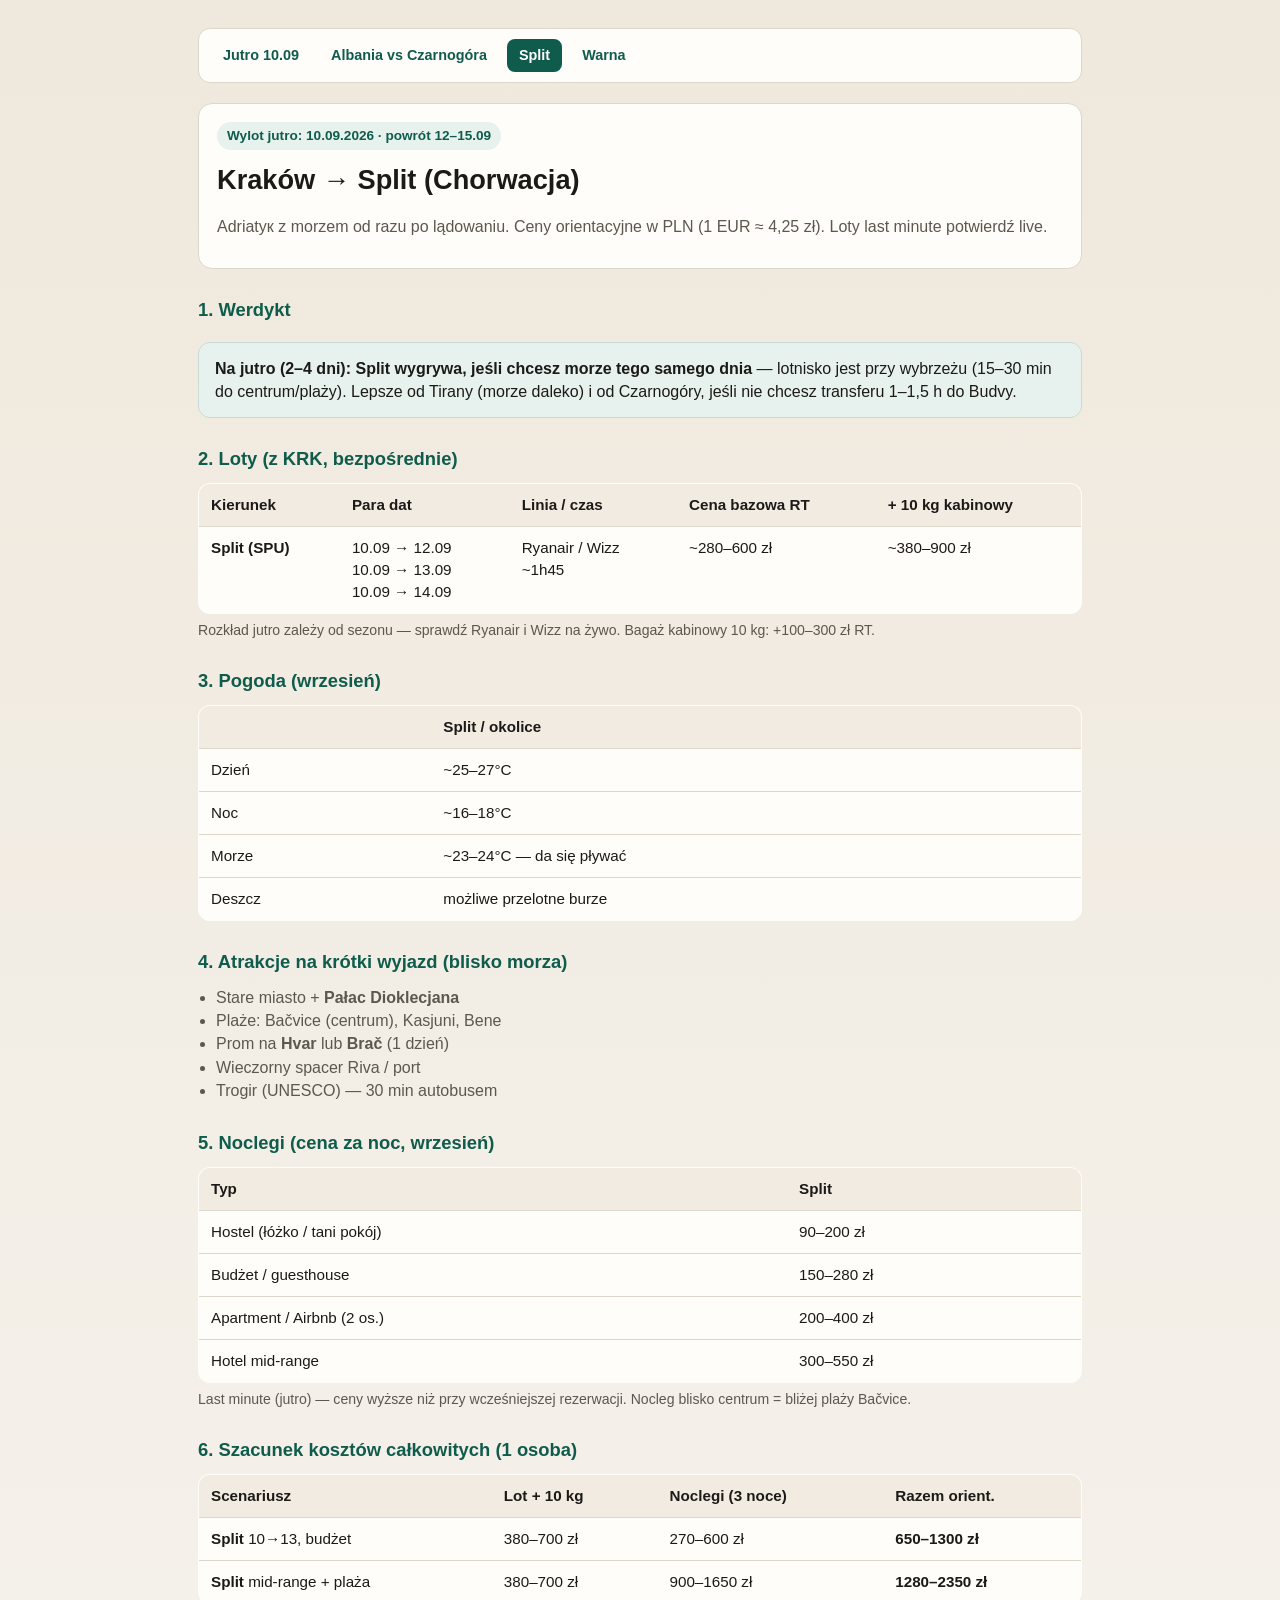
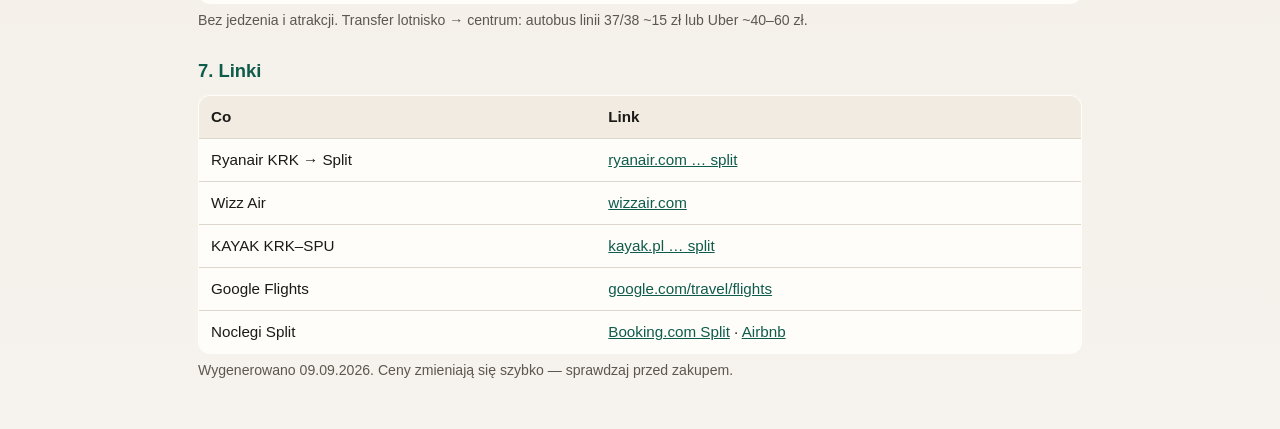
<file: split-jutro.html>
<!DOCTYPE html>
<html lang="pl">
<head>
  <meta charset="UTF-8" />
  <meta name="viewport" content="width=device-width, initial-scale=1" />
  <title>Kraków → Split — wylot 10.09</title>
  <link rel="stylesheet" href="style.css" />
</head>
<body>
  <main>
    <nav class="nav">
      <a href="index.html">Jutro 10.09</a>
      <a href="albania-czarnogora.html">Albania vs Czarnogóra</a>
      <a href="split-jutro.html" class="active">Split</a>
      <a href="warna-jutro.html">Warna</a>
    </nav>

    <section class="hero">
      <div class="badge">Wylot jutro: 10.09.2026 · powrót 12–15.09</div>
      <h1>Kraków → Split (Chorwacja)</h1>
      <p>
        Adriatyк z morzem od razu po lądowaniu. Ceny orientacyjne w PLN (1 EUR ≈ 4,25 zł).
        Loty last minute potwierdź live.
      </p>
    </section>

    <h2>1. Werdykt</h2>
    <div class="verdict">
      <strong>Na jutro (2–4 dni): Split wygrywa, jeśli chcesz morze tego samego dnia</strong>
      — lotnisko jest przy wybrzeżu (15–30 min do centrum/plaży).
      Lepsze od Tirany (morze daleko) i od Czarnogóry, jeśli nie chcesz transferu 1–1,5 h do Budvy.
    </div>

    <h2>2. Loty (z KRK, bezpośrednie)</h2>
    <table>
      <thead>
        <tr>
          <th>Kierunek</th>
          <th>Para dat</th>
          <th>Linia / czas</th>
          <th>Cena bazowa RT</th>
          <th>+ 10 kg kabinowy</th>
        </tr>
      </thead>
      <tbody>
        <tr>
          <td><strong>Split (SPU)</strong></td>
          <td>10.09 → 12.09<br>10.09 → 13.09<br>10.09 → 14.09</td>
          <td>Ryanair / Wizz<br>~1h45</td>
          <td class="num">~280–600 zł</td>
          <td class="num">~380–900 zł</td>
        </tr>
      </tbody>
    </table>
    <p class="note">
      Rozkład jutro zależy od sezonu — sprawdź Ryanair i Wizz na żywo. Bagaż kabinowy 10 kg: +100–300 zł RT.
    </p>

    <h2>3. Pogoda (wrzesień)</h2>
    <table>
      <thead>
        <tr>
          <th></th>
          <th>Split / okolice</th>
        </tr>
      </thead>
      <tbody>
        <tr>
          <td>Dzień</td>
          <td>~25–27°C</td>
        </tr>
        <tr>
          <td>Noc</td>
          <td>~16–18°C</td>
        </tr>
        <tr>
          <td>Morze</td>
          <td>~23–24°C — da się pływać</td>
        </tr>
        <tr>
          <td>Deszcz</td>
          <td>możliwe przelotne burze</td>
        </tr>
      </tbody>
    </table>

    <h2>4. Atrakcje na krótki wyjazd (blisko morza)</h2>
    <ul>
      <li>Stare miasto + <strong>Pałac Dioklecjana</strong></li>
      <li>Plaże: Bačvice (centrum), Kasjuni, Bene</li>
      <li>Prom na <strong>Hvar</strong> lub <strong>Brač</strong> (1 dzień)</li>
      <li>Wieczorny spacer Riva / port</li>
      <li>Trogir (UNESCO) — 30 min autobusem</li>
    </ul>

    <h2>5. Noclegi (cena za noc, wrzesień)</h2>
    <table>
      <thead>
        <tr>
          <th>Typ</th>
          <th>Split</th>
        </tr>
      </thead>
      <tbody>
        <tr>
          <td>Hostel (łóżko / tani pokój)</td>
          <td class="num">90–200 zł</td>
        </tr>
        <tr>
          <td>Budżet / guesthouse</td>
          <td class="num">150–280 zł</td>
        </tr>
        <tr>
          <td>Apartment / Airbnb (2 os.)</td>
          <td class="num">200–400 zł</td>
        </tr>
        <tr>
          <td>Hotel mid-range</td>
          <td class="num">300–550 zł</td>
        </tr>
      </tbody>
    </table>
    <p class="note">
      Last minute (jutro) — ceny wyższe niż przy wcześniejszej rezerwacji. Nocleg blisko centrum = bliżej plaży Bačvice.
    </p>

    <h2>6. Szacunek kosztów całkowitych (1 osoba)</h2>
    <table>
      <thead>
        <tr>
          <th>Scenariusz</th>
          <th>Lot + 10 kg</th>
          <th>Noclegi (3 noce)</th>
          <th>Razem orient.</th>
        </tr>
      </thead>
      <tbody>
        <tr>
          <td><strong>Split</strong> 10→13, budżet</td>
          <td class="num">380–700 zł</td>
          <td class="num">270–600 zł</td>
          <td class="num"><strong>650–1300 zł</strong></td>
        </tr>
        <tr>
          <td><strong>Split</strong> mid-range + plaża</td>
          <td class="num">380–700 zł</td>
          <td class="num">900–1650 zł</td>
          <td class="num"><strong>1280–2350 zł</strong></td>
        </tr>
      </tbody>
    </table>
    <p class="note">
      Bez jedzenia i atrakcji. Transfer lotnisko → centrum: autobus linii 37/38 ~15 zł lub Uber ~40–60 zł.
    </p>

    <h2>7. Linki</h2>
    <table>
      <thead>
        <tr>
          <th>Co</th>
          <th>Link</th>
        </tr>
      </thead>
      <tbody>
        <tr>
          <td>Ryanair KRK → Split</td>
          <td><a href="https://www.ryanair.com/flights/pl/pl/flights-from-krakow-to-split">ryanair.com … split</a></td>
        </tr>
        <tr>
          <td>Wizz Air</td>
          <td><a href="https://www.wizzair.com">wizzair.com</a></td>
        </tr>
        <tr>
          <td>KAYAK KRK–SPU</td>
          <td><a href="https://www.kayak.pl/loty/Krakow-Balice-KRK/Split-SPU">kayak.pl … split</a></td>
        </tr>
        <tr>
          <td>Google Flights</td>
          <td><a href="https://www.google.com/travel/flights">google.com/travel/flights</a></td>
        </tr>
        <tr>
          <td>Noclegi Split</td>
          <td><a href="https://www.booking.com/city/hr/split.html">Booking.com Split</a> · <a href="https://www.airbnb.com">Airbnb</a></td>
        </tr>
      </tbody>
    </table>

    <p class="note">
      Wygenerowano 09.09.2026. Ceny zmieniają się szybko — sprawdzaj przed zakupem.
    </p>
  </main>
</body>
</html>
</file>
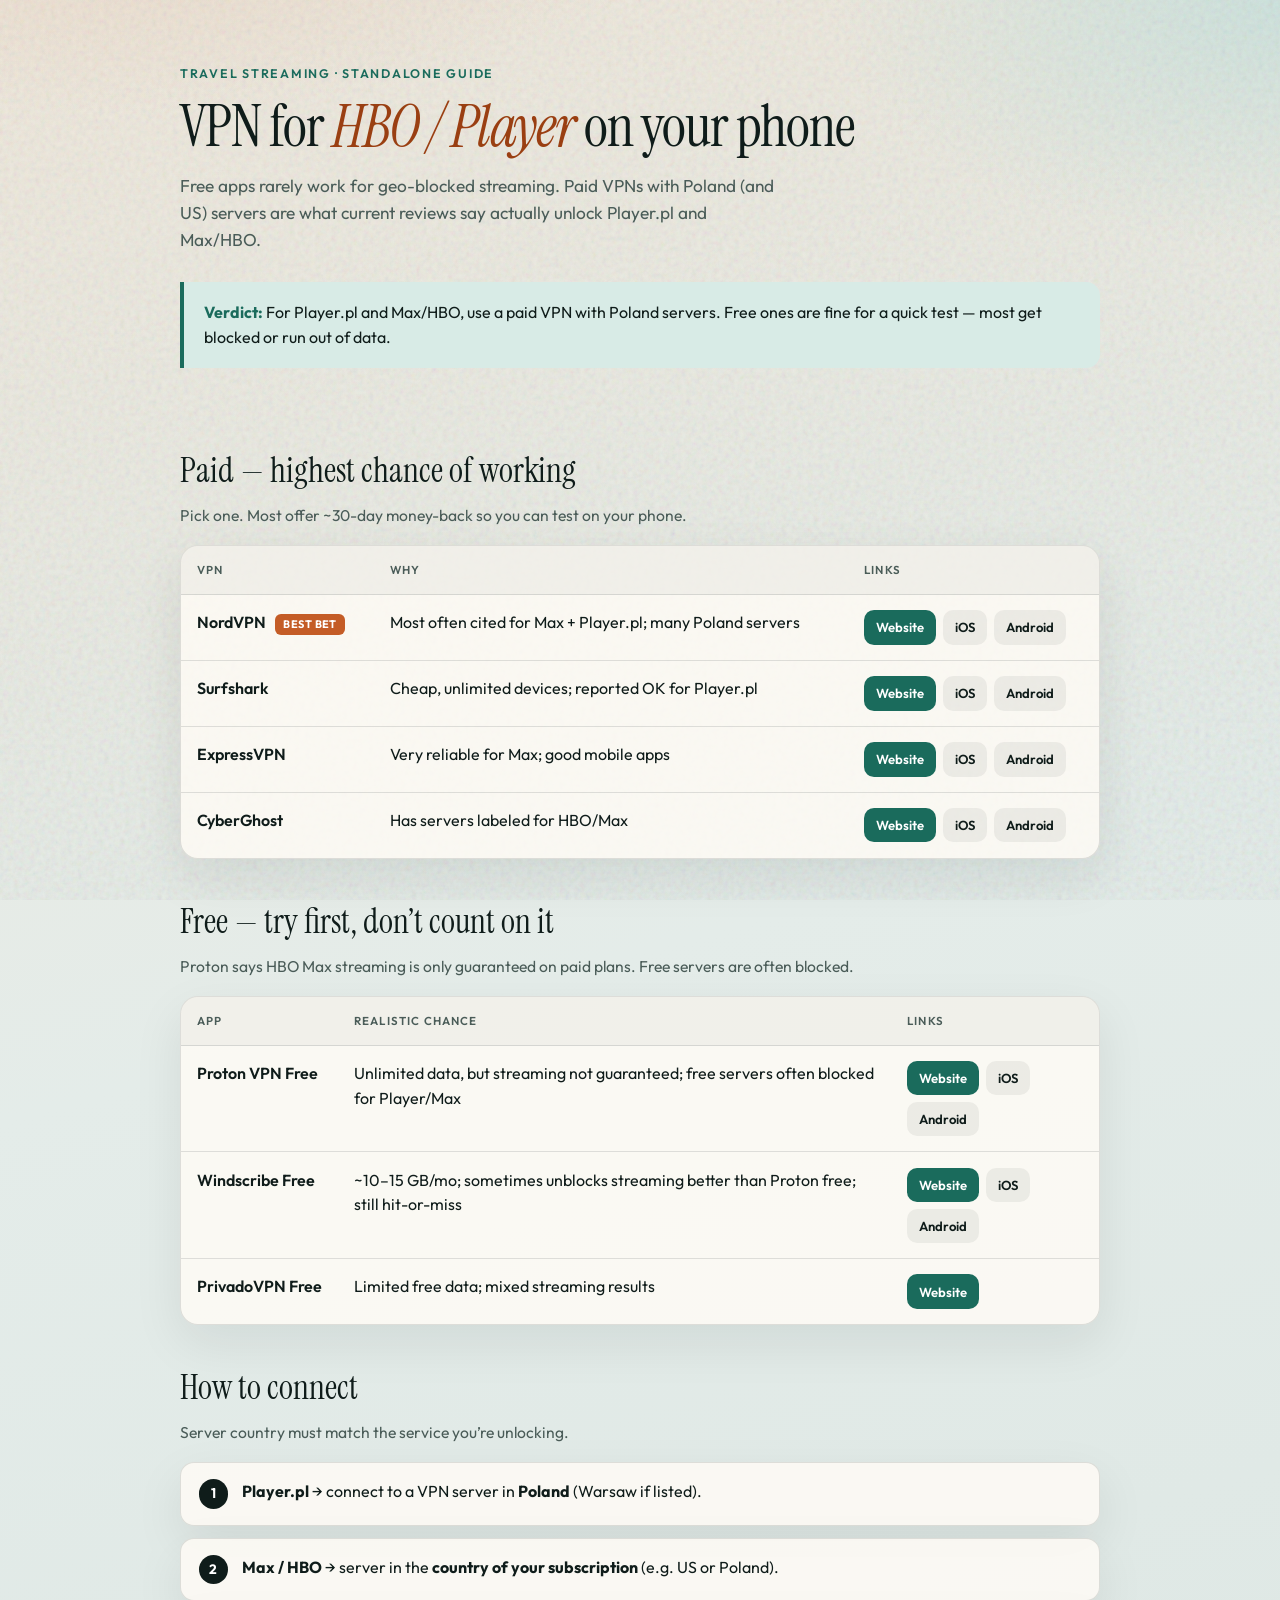
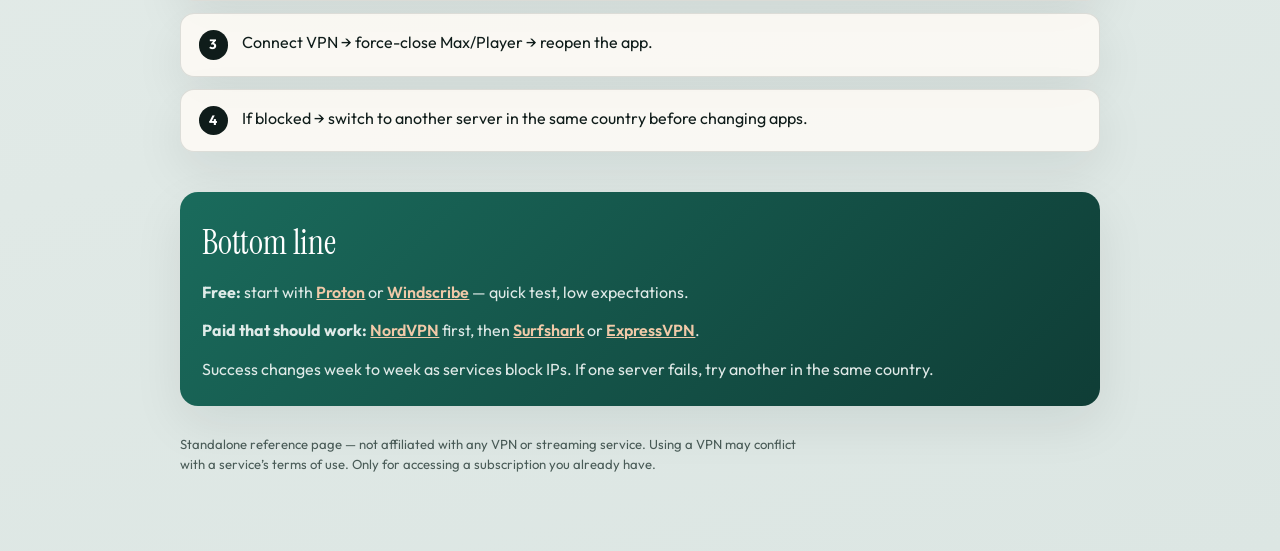
<file: vpn-hbo-player.html>
<!DOCTYPE html>
<html lang="en">
<head>
  <meta charset="UTF-8" />
  <meta name="viewport" content="width=device-width, initial-scale=1" />
  <title>VPN for HBO / Player — Abroad Guide</title>
  <link rel="preconnect" href="https://fonts.googleapis.com" />
  <link rel="preconnect" href="https://fonts.gstatic.com" crossorigin />
  <link href="https://fonts.googleapis.com/css2?family=Instrument+Serif:ital@0;1&family=Outfit:wght@400;500;600;700&display=swap" rel="stylesheet" />
  <style>
    :root {
      --ink: #0f1c1a;
      --muted: #4a5c58;
      --paper: #f3f0e8;
      --panel: rgba(255, 252, 246, 0.82);
      --line: rgba(15, 28, 26, 0.12);
      --accent: #c45c26;
      --accent-deep: #9a3f12;
      --teal: #1a6b5c;
      --teal-soft: #d8ebe6;
      --ok: #1a6b5c;
      --warn: #8a5a12;
      --shadow: 0 18px 50px rgba(15, 28, 26, 0.08);
      --radius: 18px;
    }

    * { box-sizing: border-box; }

    html { scroll-behavior: smooth; }

    body {
      margin: 0;
      color: var(--ink);
      font-family: "Outfit", sans-serif;
      line-height: 1.55;
      background:
        radial-gradient(1200px 600px at 10% -10%, #e8d5c4 0%, transparent 55%),
        radial-gradient(900px 500px at 100% 0%, #cfe3de 0%, transparent 50%),
        linear-gradient(165deg, #efe8dc 0%, #e4ece9 45%, #dce6e3 100%);
      min-height: 100vh;
    }

    body::before {
      content: "";
      position: fixed;
      inset: 0;
      pointer-events: none;
      opacity: 0.35;
      background-image: url("data:image/svg+xml,%3Csvg viewBox='0 0 200 200' xmlns='http://www.w3.org/2000/svg'%3E%3Cfilter id='n'%3E%3CfeTurbulence type='fractalNoise' baseFrequency='0.85' numOctaves='4' stitchTiles='stitch'/%3E%3C/filter%3E%3Crect width='100%25' height='100%25' filter='url(%23n)' opacity='0.45'/%3E%3C/svg%3E");
      mix-blend-mode: multiply;
      z-index: 0;
    }

    .wrap {
      position: relative;
      z-index: 1;
      width: min(920px, calc(100% - 2rem));
      margin: 0 auto;
      padding: 2.5rem 0 4rem;
    }

    .hero {
      padding: 1.25rem 0 2.5rem;
      animation: rise 0.7s ease both;
    }

    .eyebrow {
      display: inline-block;
      font-size: 0.78rem;
      font-weight: 600;
      letter-spacing: 0.14em;
      text-transform: uppercase;
      color: var(--teal);
      margin-bottom: 0.85rem;
    }

    h1 {
      font-family: "Instrument Serif", Georgia, serif;
      font-weight: 400;
      font-size: clamp(2.4rem, 6vw, 3.6rem);
      line-height: 1.05;
      margin: 0 0 1rem;
      letter-spacing: -0.02em;
    }

    h1 em {
      font-style: italic;
      color: var(--accent-deep);
    }

    .lede {
      font-size: 1.08rem;
      color: var(--muted);
      max-width: 38rem;
      margin: 0;
    }

    .verdict {
      margin: 1.75rem 0 0;
      padding: 1.15rem 1.25rem;
      background: var(--teal-soft);
      border-left: 4px solid var(--teal);
      border-radius: 0 14px 14px 0;
      color: var(--ink);
      animation: rise 0.8s ease 0.1s both;
    }

    .verdict strong { color: var(--teal); }

    section {
      margin-top: 2.25rem;
      animation: rise 0.75s ease both;
    }

    section:nth-of-type(1) { animation-delay: 0.12s; }
    section:nth-of-type(2) { animation-delay: 0.2s; }
    section:nth-of-type(3) { animation-delay: 0.28s; }
    section:nth-of-type(4) { animation-delay: 0.36s; }

    h2 {
      font-family: "Instrument Serif", Georgia, serif;
      font-weight: 400;
      font-size: clamp(1.7rem, 3.5vw, 2.15rem);
      margin: 0 0 0.35rem;
    }

    .section-note {
      color: var(--muted);
      margin: 0 0 1.1rem;
      font-size: 0.98rem;
    }

    table {
      width: 100%;
      border-collapse: separate;
      border-spacing: 0;
      background: var(--panel);
      backdrop-filter: blur(8px);
      border: 1px solid var(--line);
      border-radius: var(--radius);
      overflow: hidden;
      box-shadow: var(--shadow);
    }

    th, td {
      text-align: left;
      padding: 0.95rem 1rem;
      vertical-align: top;
      border-bottom: 1px solid var(--line);
    }

    tr:last-child td { border-bottom: none; }

    th {
      font-size: 0.72rem;
      letter-spacing: 0.1em;
      text-transform: uppercase;
      color: var(--muted);
      background: rgba(15, 28, 26, 0.04);
      font-weight: 600;
    }

    td:first-child {
      font-weight: 600;
      white-space: nowrap;
    }

    .badge {
      display: inline-block;
      margin-left: 0.4rem;
      padding: 0.15rem 0.5rem;
      font-size: 0.68rem;
      font-weight: 700;
      letter-spacing: 0.04em;
      text-transform: uppercase;
      color: #fff;
      background: var(--accent);
      border-radius: 6px;
      vertical-align: middle;
    }

    .links {
      display: flex;
      flex-wrap: wrap;
      gap: 0.4rem;
    }

    a.btn {
      display: inline-flex;
      align-items: center;
      gap: 0.3rem;
      padding: 0.38rem 0.7rem;
      border-radius: 10px;
      text-decoration: none;
      font-size: 0.82rem;
      font-weight: 600;
      color: var(--ink);
      background: rgba(15, 28, 26, 0.06);
      border: 1px solid transparent;
      transition: background 0.2s ease, border-color 0.2s ease, transform 0.2s ease;
    }

    a.btn:hover {
      background: #fff;
      border-color: var(--line);
      transform: translateY(-1px);
    }

    a.btn.primary {
      background: var(--teal);
      color: #fff;
    }

    a.btn.primary:hover {
      background: #145548;
      border-color: transparent;
      color: #fff;
    }

    .steps {
      list-style: none;
      margin: 0;
      padding: 0;
      display: grid;
      gap: 0.75rem;
    }

    .steps li {
      display: grid;
      grid-template-columns: auto 1fr;
      gap: 0.85rem;
      align-items: start;
      padding: 1rem 1.1rem;
      background: var(--panel);
      border: 1px solid var(--line);
      border-radius: 14px;
      box-shadow: var(--shadow);
    }

    .num {
      width: 1.85rem;
      height: 1.85rem;
      display: grid;
      place-items: center;
      border-radius: 50%;
      background: var(--ink);
      color: #fff;
      font-size: 0.85rem;
      font-weight: 700;
      flex-shrink: 0;
    }

    .bottom-line {
      margin-top: 2.5rem;
      padding: 1.5rem 1.4rem;
      border-radius: var(--radius);
      background: linear-gradient(135deg, #1a6b5c 0%, #0f3d36 100%);
      color: #f5faf8;
      box-shadow: var(--shadow);
      animation: rise 0.8s ease 0.4s both;
    }

    .bottom-line h2 {
      color: #fff;
      margin-bottom: 0.65rem;
    }

    .bottom-line p {
      margin: 0 0 0.85rem;
      color: rgba(245, 250, 248, 0.9);
    }

    .bottom-line p:last-child { margin-bottom: 0; }

    .bottom-line a {
      color: #f0c9a8;
      font-weight: 600;
    }

    .fineprint {
      margin-top: 1.75rem;
      font-size: 0.82rem;
      color: var(--muted);
      max-width: 40rem;
    }

    @keyframes rise {
      from {
        opacity: 0;
        transform: translateY(14px);
      }
      to {
        opacity: 1;
        transform: translateY(0);
      }
    }

    @media (max-width: 720px) {
      .wrap { width: min(100%, calc(100% - 1.25rem)); padding-top: 1.5rem; }

      table, thead, tbody, th, td, tr { display: block; }

      thead { display: none; }

      tr {
        padding: 1rem;
        border-bottom: 1px solid var(--line);
      }

      tr:last-child { border-bottom: none; }

      td {
        border: none;
        padding: 0.25rem 0;
        white-space: normal;
      }

      td:first-child {
        font-size: 1.05rem;
        margin-bottom: 0.35rem;
      }

      td::before {
        content: attr(data-label);
        display: block;
        font-size: 0.68rem;
        letter-spacing: 0.08em;
        text-transform: uppercase;
        color: var(--muted);
        margin-bottom: 0.15rem;
        font-weight: 600;
      }

      td:first-child::before { display: none; }
    }
  </style>
</head>
<body>
  <div class="wrap">
    <header class="hero">
      <div class="eyebrow">Travel streaming · standalone guide</div>
      <h1>VPN for <em>HBO / Player</em> on your phone</h1>
      <p class="lede">
        Free apps rarely work for geo-blocked streaming. Paid VPNs with Poland
        (and US) servers are what current reviews say actually unlock Player.pl and Max/HBO.
      </p>
      <p class="verdict">
        <strong>Verdict:</strong> For Player.pl and Max/HBO, use a paid VPN with Poland servers.
        Free ones are fine for a quick test — most get blocked or run out of data.
      </p>
    </header>

    <section>
      <h2>Paid — highest chance of working</h2>
      <p class="section-note">Pick one. Most offer ~30-day money-back so you can test on your phone.</p>
      <table>
        <thead>
          <tr>
            <th>VPN</th>
            <th>Why</th>
            <th>Links</th>
          </tr>
        </thead>
        <tbody>
          <tr>
            <td>NordVPN <span class="badge">Best bet</span></td>
            <td data-label="Why">Most often cited for Max + Player.pl; many Poland servers</td>
            <td data-label="Links">
              <div class="links">
                <a class="btn primary" href="https://nordvpn.com" target="_blank" rel="noopener">Website</a>
                <a class="btn" href="https://apps.apple.com/app/nordvpn-vpn-fast-secure/id905953485" target="_blank" rel="noopener">iOS</a>
                <a class="btn" href="https://play.google.com/store/apps/details?id=com.nordvpn.android" target="_blank" rel="noopener">Android</a>
              </div>
            </td>
          </tr>
          <tr>
            <td>Surfshark</td>
            <td data-label="Why">Cheap, unlimited devices; reported OK for Player.pl</td>
            <td data-label="Links">
              <div class="links">
                <a class="btn primary" href="https://surfshark.com" target="_blank" rel="noopener">Website</a>
                <a class="btn" href="https://apps.apple.com/app/surfshark-vpn-secure-fast/id1390800045" target="_blank" rel="noopener">iOS</a>
                <a class="btn" href="https://play.google.com/store/apps/details?id=com.surfshark.vpnclient.android" target="_blank" rel="noopener">Android</a>
              </div>
            </td>
          </tr>
          <tr>
            <td>ExpressVPN</td>
            <td data-label="Why">Very reliable for Max; good mobile apps</td>
            <td data-label="Links">
              <div class="links">
                <a class="btn primary" href="https://www.expressvpn.com" target="_blank" rel="noopener">Website</a>
                <a class="btn" href="https://apps.apple.com/app/expressvpn-vpn-fast-secure/id1126386261" target="_blank" rel="noopener">iOS</a>
                <a class="btn" href="https://play.google.com/store/apps/details?id=com.expressvpn.vpn" target="_blank" rel="noopener">Android</a>
              </div>
            </td>
          </tr>
          <tr>
            <td>CyberGhost</td>
            <td data-label="Why">Has servers labeled for HBO/Max</td>
            <td data-label="Links">
              <div class="links">
                <a class="btn primary" href="https://www.cyberghostvpn.com" target="_blank" rel="noopener">Website</a>
                <a class="btn" href="https://apps.apple.com/app/cyberghost-vpn-wifi-proxy/id582410229" target="_blank" rel="noopener">iOS</a>
                <a class="btn" href="https://play.google.com/store/apps/details?id=de.mobileconcepts.cyberghost" target="_blank" rel="noopener">Android</a>
              </div>
            </td>
          </tr>
        </tbody>
      </table>
    </section>

    <section>
      <h2>Free — try first, don’t count on it</h2>
      <p class="section-note">Proton says HBO Max streaming is only guaranteed on paid plans. Free servers are often blocked.</p>
      <table>
        <thead>
          <tr>
            <th>App</th>
            <th>Realistic chance</th>
            <th>Links</th>
          </tr>
        </thead>
        <tbody>
          <tr>
            <td>Proton VPN Free</td>
            <td data-label="Realistic chance">Unlimited data, but streaming not guaranteed; free servers often blocked for Player/Max</td>
            <td data-label="Links">
              <div class="links">
                <a class="btn primary" href="https://protonvpn.com" target="_blank" rel="noopener">Website</a>
                <a class="btn" href="https://apps.apple.com/app/proton-vpn-fast-secure/id1437005085" target="_blank" rel="noopener">iOS</a>
                <a class="btn" href="https://play.google.com/store/apps/details?id=ch.protonvpn.android" target="_blank" rel="noopener">Android</a>
              </div>
            </td>
          </tr>
          <tr>
            <td>Windscribe Free</td>
            <td data-label="Realistic chance">~10–15 GB/mo; sometimes unblocks streaming better than Proton free; still hit-or-miss</td>
            <td data-label="Links">
              <div class="links">
                <a class="btn primary" href="https://windscribe.com" target="_blank" rel="noopener">Website</a>
                <a class="btn" href="https://apps.apple.com/app/windscribe-vpn/id1129435228" target="_blank" rel="noopener">iOS</a>
                <a class="btn" href="https://play.google.com/store/apps/details?id=com.windscribe.vpn" target="_blank" rel="noopener">Android</a>
              </div>
            </td>
          </tr>
          <tr>
            <td>PrivadoVPN Free</td>
            <td data-label="Realistic chance">Limited free data; mixed streaming results</td>
            <td data-label="Links">
              <div class="links">
                <a class="btn primary" href="https://privadovpn.com" target="_blank" rel="noopener">Website</a>
              </div>
            </td>
          </tr>
        </tbody>
      </table>
    </section>

    <section>
      <h2>How to connect</h2>
      <p class="section-note">Server country must match the service you’re unlocking.</p>
      <ol class="steps">
        <li>
          <span class="num">1</span>
          <div><strong>Player.pl</strong> → connect to a VPN server in <strong>Poland</strong> (Warsaw if listed).</div>
        </li>
        <li>
          <span class="num">2</span>
          <div><strong>Max / HBO</strong> → server in the <strong>country of your subscription</strong> (e.g. US or Poland).</div>
        </li>
        <li>
          <span class="num">3</span>
          <div>Connect VPN → force-close Max/Player → reopen the app.</div>
        </li>
        <li>
          <span class="num">4</span>
          <div>If blocked → switch to another server in the same country before changing apps.</div>
        </li>
      </ol>
    </section>

    <div class="bottom-line">
      <h2>Bottom line</h2>
      <p>
        <strong>Free:</strong> start with
        <a href="https://protonvpn.com" target="_blank" rel="noopener">Proton</a>
        or
        <a href="https://windscribe.com" target="_blank" rel="noopener">Windscribe</a>
        — quick test, low expectations.
      </p>
      <p>
        <strong>Paid that should work:</strong>
        <a href="https://nordvpn.com" target="_blank" rel="noopener">NordVPN</a> first, then
        <a href="https://surfshark.com" target="_blank" rel="noopener">Surfshark</a>
        or
        <a href="https://www.expressvpn.com" target="_blank" rel="noopener">ExpressVPN</a>.
      </p>
      <p>
        Success changes week to week as services block IPs. If one server fails, try another in the same country.
      </p>
    </div>

    <p class="fineprint">
      Standalone reference page — not affiliated with any VPN or streaming service.
      Using a VPN may conflict with a service’s terms of use. Only for accessing a subscription you already have.
    </p>
  </div>
</body>
</html>
</file>
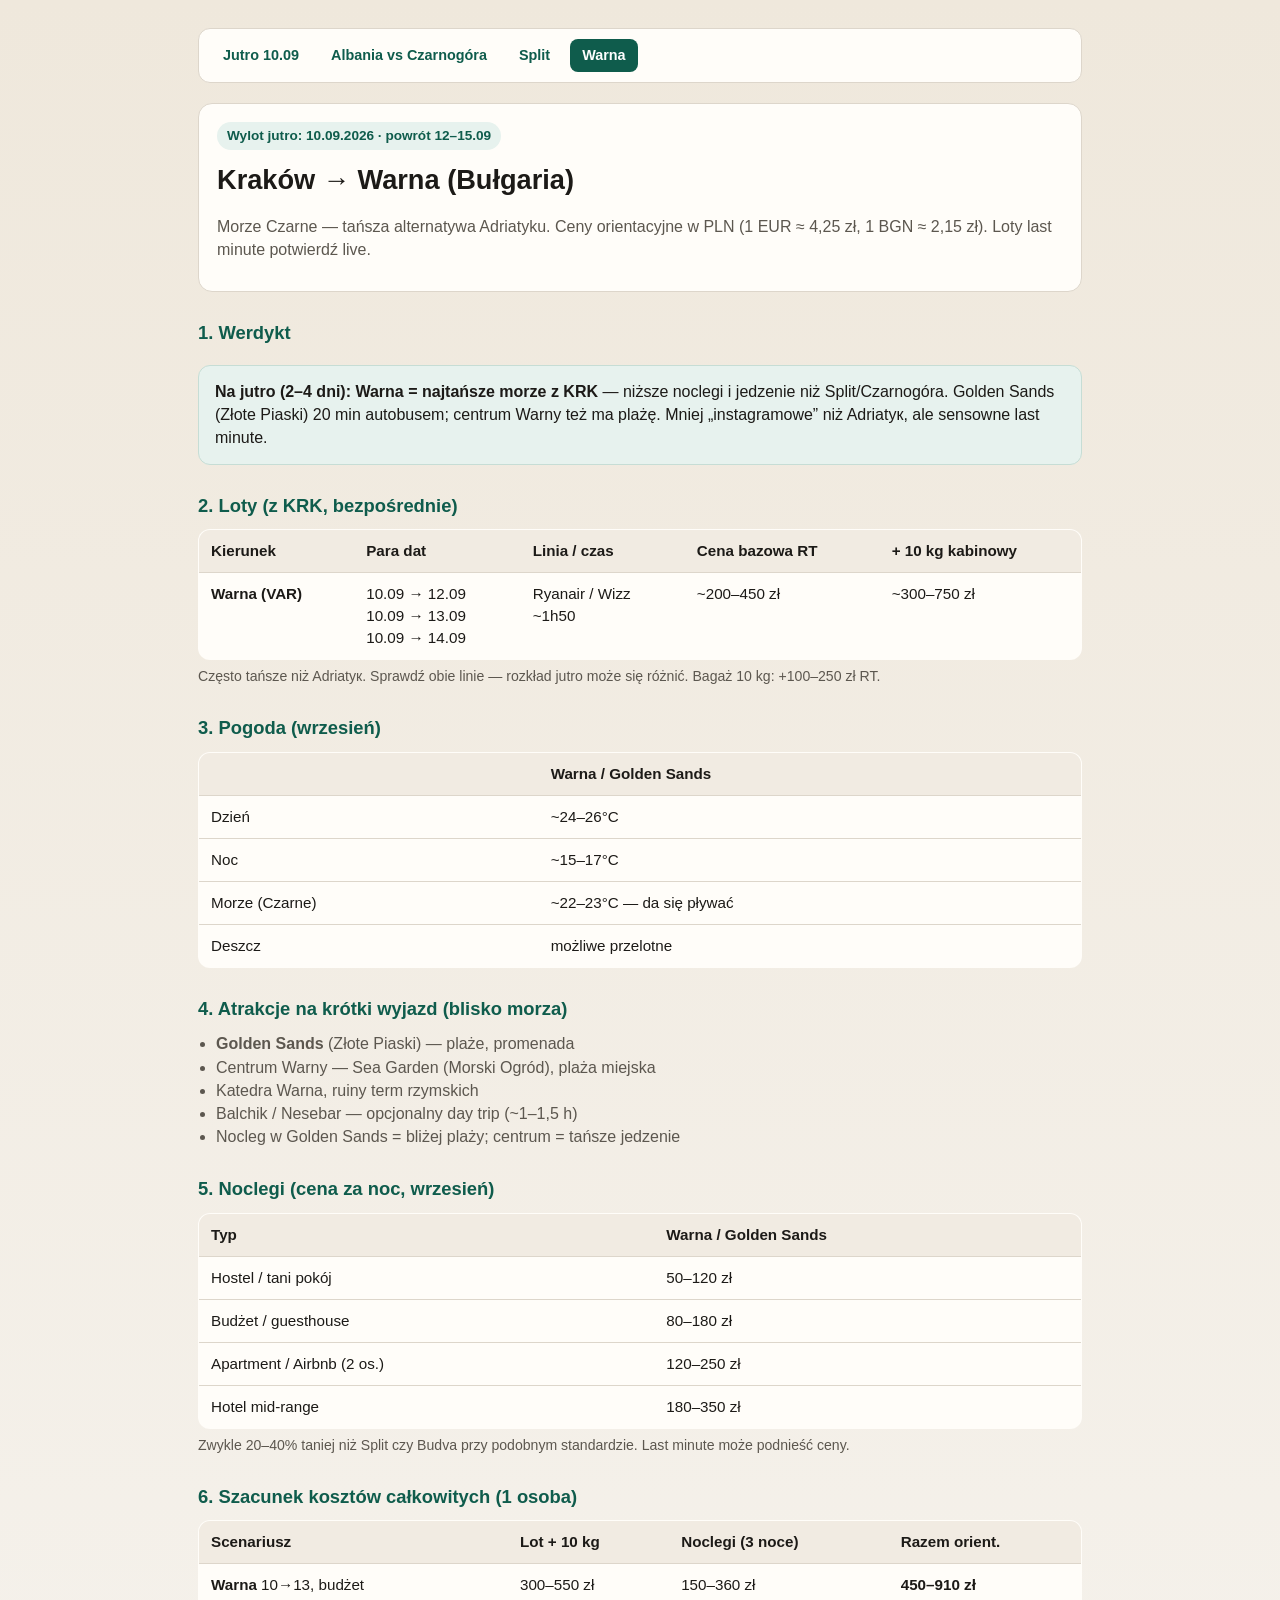
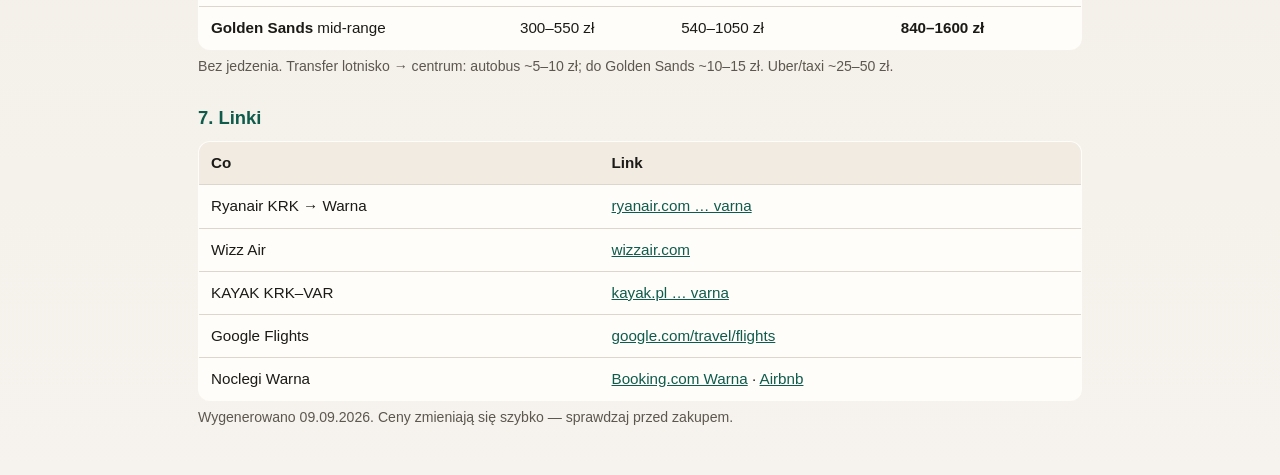
<file: warna-jutro.html>
<!DOCTYPE html>
<html lang="pl">
<head>
  <meta charset="UTF-8" />
  <meta name="viewport" content="width=device-width, initial-scale=1" />
  <title>Kraków → Warna — wylot 10.09</title>
  <link rel="stylesheet" href="style.css" />
</head>
<body>
  <main>
    <nav class="nav">
      <a href="index.html">Jutro 10.09</a>
      <a href="albania-czarnogora.html">Albania vs Czarnogóra</a>
      <a href="split-jutro.html">Split</a>
      <a href="warna-jutro.html" class="active">Warna</a>
    </nav>

    <section class="hero">
      <div class="badge">Wylot jutro: 10.09.2026 · powrót 12–15.09</div>
      <h1>Kraków → Warna (Bułgaria)</h1>
      <p>
        Morze Czarne — tańsza alternatywa Adriatyku. Ceny orientacyjne w PLN (1 EUR ≈ 4,25 zł, 1 BGN ≈ 2,15 zł).
        Loty last minute potwierdź live.
      </p>
    </section>

    <h2>1. Werdykt</h2>
    <div class="verdict">
      <strong>Na jutro (2–4 dni): Warna = najtańsze morze z KRK</strong>
      — niższe noclegi i jedzenie niż Split/Czarnogóra.
      Golden Sands (Złote Piaski) 20 min autobusem; centrum Warny też ma plażę.
      Mniej „instagramowe” niż Adriatyк, ale sensowne last minute.
    </div>

    <h2>2. Loty (z KRK, bezpośrednie)</h2>
    <table>
      <thead>
        <tr>
          <th>Kierunek</th>
          <th>Para dat</th>
          <th>Linia / czas</th>
          <th>Cena bazowa RT</th>
          <th>+ 10 kg kabinowy</th>
        </tr>
      </thead>
      <tbody>
        <tr>
          <td><strong>Warna (VAR)</strong></td>
          <td>10.09 → 12.09<br>10.09 → 13.09<br>10.09 → 14.09</td>
          <td>Ryanair / Wizz<br>~1h50</td>
          <td class="num">~200–450 zł</td>
          <td class="num">~300–750 zł</td>
        </tr>
      </tbody>
    </table>
    <p class="note">
      Często tańsze niż Adriatyк. Sprawdź obie linie — rozkład jutro może się różnić. Bagaż 10 kg: +100–250 zł RT.
    </p>

    <h2>3. Pogoda (wrzesień)</h2>
    <table>
      <thead>
        <tr>
          <th></th>
          <th>Warna / Golden Sands</th>
        </tr>
      </thead>
      <tbody>
        <tr>
          <td>Dzień</td>
          <td>~24–26°C</td>
        </tr>
        <tr>
          <td>Noc</td>
          <td>~15–17°C</td>
        </tr>
        <tr>
          <td>Morze (Czarne)</td>
          <td>~22–23°C — da się pływać</td>
        </tr>
        <tr>
          <td>Deszcz</td>
          <td>możliwe przelotne</td>
        </tr>
      </tbody>
    </table>

    <h2>4. Atrakcje na krótki wyjazd (blisko morza)</h2>
    <ul>
      <li><strong>Golden Sands</strong> (Złote Piaski) — plaże, promenada</li>
      <li>Centrum Warny — Sea Garden (Morski Ogród), plaża miejska</li>
      <li>Katedra Warna, ruiny term rzymskich</li>
      <li>Balchik / Nesebar — opcjonalny day trip (~1–1,5 h)</li>
      <li>Nocleg w Golden Sands = bliżej plaży; centrum = tańsze jedzenie</li>
    </ul>

    <h2>5. Noclegi (cena za noc, wrzesień)</h2>
    <table>
      <thead>
        <tr>
          <th>Typ</th>
          <th>Warna / Golden Sands</th>
        </tr>
      </thead>
      <tbody>
        <tr>
          <td>Hostel / tani pokój</td>
          <td class="num">50–120 zł</td>
        </tr>
        <tr>
          <td>Budżet / guesthouse</td>
          <td class="num">80–180 zł</td>
        </tr>
        <tr>
          <td>Apartment / Airbnb (2 os.)</td>
          <td class="num">120–250 zł</td>
        </tr>
        <tr>
          <td>Hotel mid-range</td>
          <td class="num">180–350 zł</td>
        </tr>
      </tbody>
    </table>
    <p class="note">
      Zwykle 20–40% taniej niż Split czy Budva przy podobnym standardzie. Last minute może podnieść ceny.
    </p>

    <h2>6. Szacunek kosztów całkowitych (1 osoba)</h2>
    <table>
      <thead>
        <tr>
          <th>Scenariusz</th>
          <th>Lot + 10 kg</th>
          <th>Noclegi (3 noce)</th>
          <th>Razem orient.</th>
        </tr>
      </thead>
      <tbody>
        <tr>
          <td><strong>Warna</strong> 10→13, budżet</td>
          <td class="num">300–550 zł</td>
          <td class="num">150–360 zł</td>
          <td class="num"><strong>450–910 zł</strong></td>
        </tr>
        <tr>
          <td><strong>Golden Sands</strong> mid-range</td>
          <td class="num">300–550 zł</td>
          <td class="num">540–1050 zł</td>
          <td class="num"><strong>840–1600 zł</strong></td>
        </tr>
      </tbody>
    </table>
    <p class="note">
      Bez jedzenia. Transfer lotnisko → centrum: autobus ~5–10 zł; do Golden Sands ~10–15 zł. Uber/taxi ~25–50 zł.
    </p>

    <h2>7. Linki</h2>
    <table>
      <thead>
        <tr>
          <th>Co</th>
          <th>Link</th>
        </tr>
      </thead>
      <tbody>
        <tr>
          <td>Ryanair KRK → Warna</td>
          <td><a href="https://www.ryanair.com/flights/pl/pl/flights-from-krakow-to-varna">ryanair.com … varna</a></td>
        </tr>
        <tr>
          <td>Wizz Air</td>
          <td><a href="https://www.wizzair.com">wizzair.com</a></td>
        </tr>
        <tr>
          <td>KAYAK KRK–VAR</td>
          <td><a href="https://www.kayak.pl/loty/Krakow-Balice-KRK/Warna-VAR">kayak.pl … varna</a></td>
        </tr>
        <tr>
          <td>Google Flights</td>
          <td><a href="https://www.google.com/travel/flights">google.com/travel/flights</a></td>
        </tr>
        <tr>
          <td>Noclegi Warna</td>
          <td><a href="https://www.booking.com/city/bg/varna.html">Booking.com Warna</a> · <a href="https://www.airbnb.com">Airbnb</a></td>
        </tr>
      </tbody>
    </table>

    <p class="note">
      Wygenerowano 09.09.2026. Ceny zmieniają się szybko — sprawdzaj przed zakupem.
    </p>
  </main>
</body>
</html>
</file>
<file: style.css>
:root {
  --bg: #f6f3ee;
  --card: #fffdf9;
  --ink: #1c1a17;
  --muted: #5c574f;
  --line: #ddd6cb;
  --accent: #0f5c4c;
  --soft: #e7f2ee;
}
* { box-sizing: border-box; }
body {
  margin: 0;
  font-family: "Segoe UI", Tahoma, sans-serif;
  background: linear-gradient(180deg, #efe8dc, var(--bg));
  color: var(--ink);
  line-height: 1.45;
}
main {
  max-width: 920px;
  margin: 0 auto;
  padding: 28px 18px 48px;
}
h1, h2 { margin: 0 0 10px; }
h1 { font-size: 1.7rem; }
h2 {
  font-size: 1.15rem;
  margin-top: 28px;
  color: var(--accent);
}
p, li { color: var(--muted); }
.hero {
  background: var(--card);
  border: 1px solid var(--line);
  border-radius: 14px;
  padding: 18px 18px 14px;
  margin-bottom: 8px;
}
.badge {
  display: inline-block;
  background: var(--soft);
  color: var(--accent);
  font-size: 0.85rem;
  font-weight: 600;
  padding: 4px 10px;
  border-radius: 999px;
  margin-bottom: 10px;
}
table {
  width: 100%;
  border-collapse: collapse;
  background: var(--card);
  border: 1px solid var(--line);
  border-radius: 12px;
  overflow: hidden;
  margin: 10px 0 6px;
  font-size: 0.95rem;
}
th, td {
  padding: 10px 12px;
  border-bottom: 1px solid var(--line);
  text-align: left;
  vertical-align: top;
}
th {
  background: #f1ebe2;
  font-weight: 650;
}
tr:last-child td { border-bottom: none; }
.num { white-space: nowrap; font-variant-numeric: tabular-nums; }
.note {
  font-size: 0.88rem;
  color: var(--muted);
  margin: 6px 0 0;
}
a { color: var(--accent); }
ul { margin: 8px 0 0; padding-left: 18px; }
.verdict {
  background: var(--soft);
  border: 1px solid #c6ddd5;
  border-radius: 12px;
  padding: 14px 16px;
  margin-top: 18px;
}
.nav {
  display: flex;
  flex-wrap: wrap;
  gap: 8px;
  margin-bottom: 20px;
  padding: 10px 12px;
  background: var(--card);
  border: 1px solid var(--line);
  border-radius: 12px;
}
.nav a {
  text-decoration: none;
  font-size: 0.9rem;
  font-weight: 600;
  padding: 6px 12px;
  border-radius: 8px;
  color: var(--accent);
}
.nav a:hover {
  background: var(--soft);
}
.nav a.active {
  background: var(--accent);
  color: #fff;
}
.cards {
  display: grid;
  gap: 12px;
  margin-top: 16px;
}
.card-link {
  display: block;
  background: var(--card);
  border: 1px solid var(--line);
  border-radius: 12px;
  padding: 16px 18px;
  text-decoration: none;
  color: inherit;
  transition: border-color 0.15s;
}
.card-link:hover {
  border-color: var(--accent);
}
.card-link h2 {
  margin: 0 0 6px;
  font-size: 1.1rem;
  color: var(--accent);
}
.card-link p {
  margin: 0;
  font-size: 0.92rem;
}
</file>
